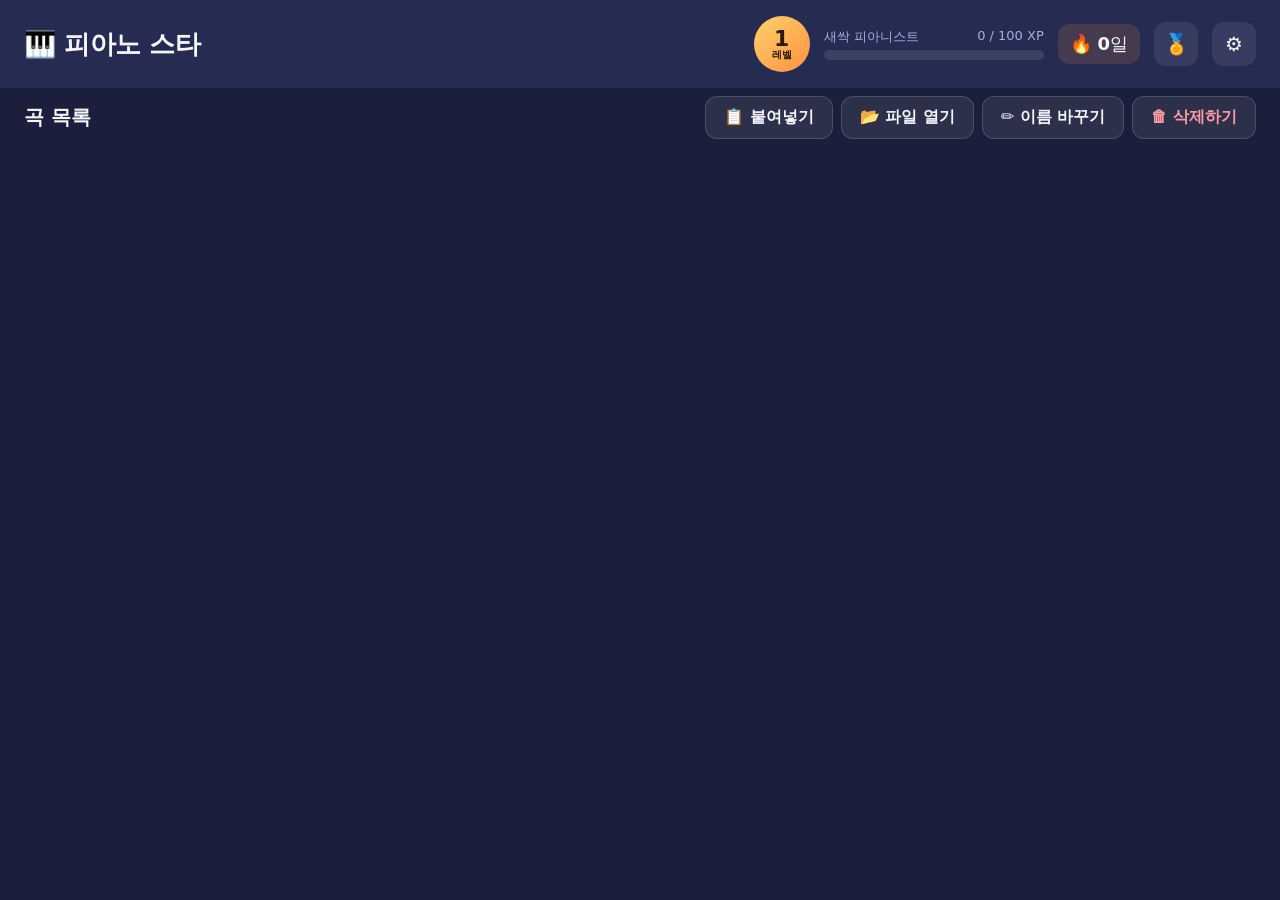
<file: index.html>
<!DOCTYPE html>
<html lang="ko"><head><meta charset="UTF-8" /><title>피아노 스타</title>
<meta http-equiv="refresh" content="0; url=app/" />
<link rel="canonical" href="app/" /></head>
<body style="font-family:sans-serif;background:#1b1f3b;color:#fff;text-align:center;padding-top:20vh">
<p>🎹 <a href="app/" style="color:#ff7ac6">피아노 스타 열기</a> · <a href="docs/tablet.html" style="color:#ff7ac6">태블릿 따라하기</a> · <a href="docs/guide.html" style="color:#ff7ac6">전체 안내</a></p>
</body></html>
</file>
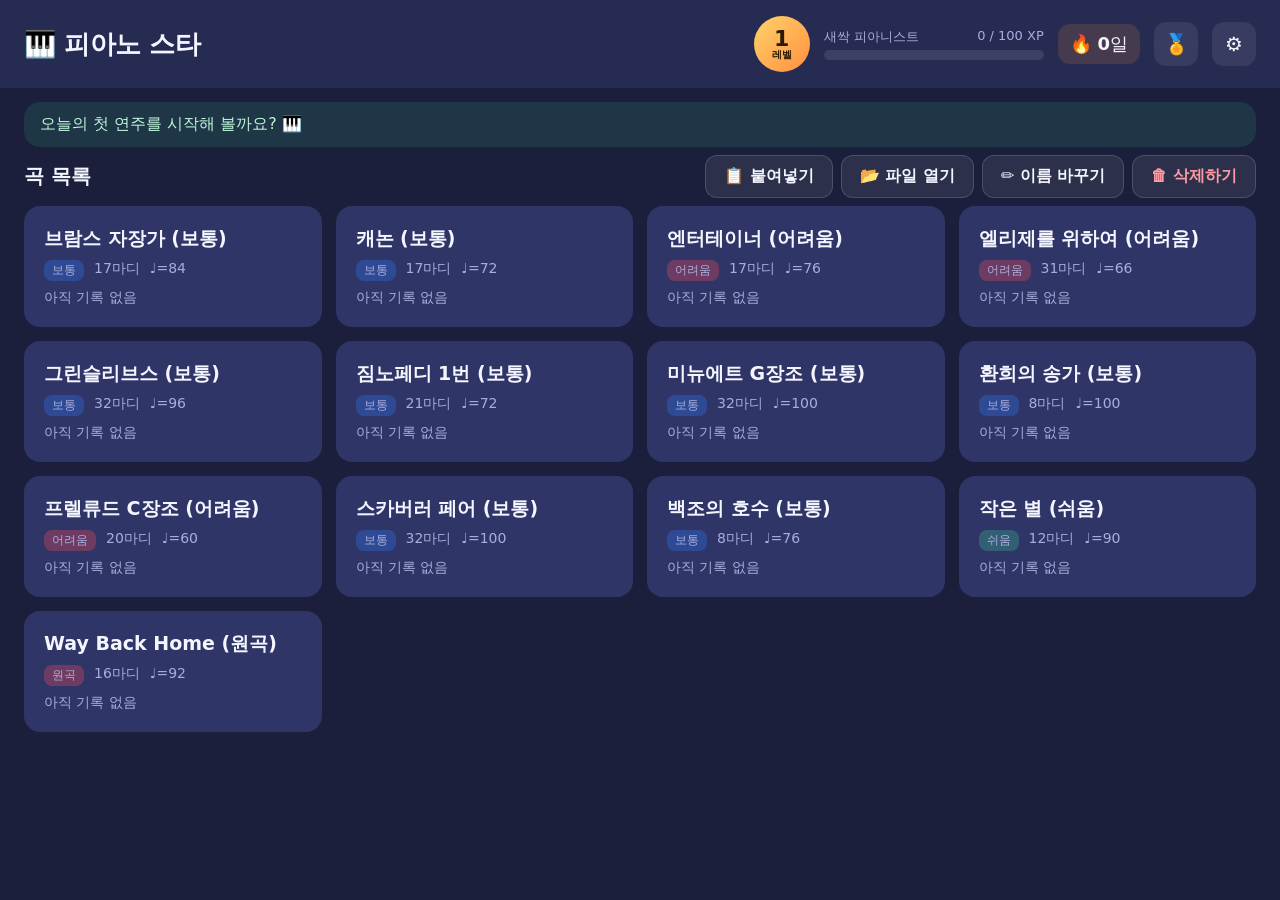
<file: app/index.html>
<!DOCTYPE html>
<html lang="ko">
<head>
  <meta charset="UTF-8" />
  <meta name="viewport" content="width=device-width, initial-scale=1, maximum-scale=1, user-scalable=no" />
  <meta name="theme-color" content="#1b1f3b" />
  <title>피아노 스타</title>
  <link rel="manifest" href="manifest.webmanifest" />
  <link rel="icon" href="icons/icon.svg" type="image/svg+xml" />
  <link rel="stylesheet" href="css/style.css" />
</head>
<body>
  <!-- ===== 홈 ===== -->
  <section id="home" class="screen active">
    <header class="home-head">
      <div class="logo">🎹 피아노 스타</div>
      <div class="profile">
        <div class="level-badge"><span id="lvNum">1</span><small>레벨</small></div>
        <div class="xp-wrap">
          <div class="xp-label"><span id="lvTitle">새싹 피아니스트</span><span id="xpText">0 / 100 XP</span></div>
          <div class="xp-bar"><div id="xpFill"></div></div>
        </div>
        <div class="streak" title="연속 연습일">🔥 <b id="streakNum">0</b>일</div>
        <button class="icon-btn" id="btnBadges" title="배지">🏅</button>
        <button class="icon-btn" id="btnSettings" title="설정">⚙️</button>
      </div>
    </header>
    <div class="daily" id="dailyMsg"></div>
    <div class="song-toolbar">
      <h2>곡 목록</h2>
      <div class="toolbar-btns">
        <button class="btn ghost" id="btnRestore" hidden>↩ 기본 곡 되돌리기</button>
        <button class="btn ghost add-btn" id="btnPaste">📋 붙여넣기</button>
        <label class="btn ghost add-btn">📂 파일 열기<input type="file" id="fileInput" hidden /></label>
        <button class="btn ghost" id="btnRenameMode">✏️ 이름 바꾸기</button>
        <button class="btn ghost danger" id="btnDelMode">🗑 삭제하기</button>
      </div>
    </div>
    <div id="songList" class="song-list"></div>
  </section>

  <!-- ===== 연주 ===== -->
  <section id="play" class="screen">
    <header class="play-head">
      <button class="icon-btn" id="btnBack" title="목록">←</button>
      <div class="song-title" id="playTitle"></div>
      <div class="seg" id="modeSeg">
        <button data-mode="rhythm" class="on" title="정해진 템포로 연주">🎵 리듬</button>
        <button data-mode="wait" title="맞게 칠 때까지 기다려줘요">🐢 연습</button>
      </div>
      <div class="tempo">
        <span>속도</span>
        <input type="range" id="tempoPct" min="50" max="120" step="5" value="100" />
        <b id="tempoText">100%</b>
      </div>
      <label class="toggle" title="메트로놈"><input type="checkbox" id="metroOn" /> 🥁</label>
      <button class="btn ghost" id="btnPreview">🎧 미리 듣기</button>
      <button class="btn primary" id="btnStart">▶ 시작</button>
    </header>
    <div class="hud">
      <div class="hud-score"><small>점수</small><b id="hudScore">0</b></div>
      <div class="hud-counts">
        <span class="c-blue">🔵 <b id="cntBlue">0</b></span>
        <span class="c-yellow">🟡 <b id="cntYellow">0</b></span>
        <span class="c-red">🔴 <b id="cntRed">0</b></span>
      </div>
      <div class="judge-pop" id="judgePop"></div>
      <div class="hud-combo" id="hudCombo"></div>
      <div class="mic-meter" title="마이크 입력"><div id="micLevel"></div></div>
    </div>
    <div class="score-wrap" id="scoreWrap">
      <div id="osmd"></div>
    </div>
    <div class="wait-bar" id="waitBar">
      <span id="waitHint">이 음을 쳐 보세요</span>
      <button class="btn ghost small" id="btnSkip">건너뛰기 ⏭</button>
    </div>
  </section>

  <!-- ===== 결과 ===== -->
  <section id="result" class="screen">
    <div class="result-card">
      <div class="grade" id="resGrade">S</div>
      <div class="res-score"><b id="resScore">0</b><small>점</small></div>
      <div class="res-msg" id="resMsg"></div>
      <div class="res-grid">
        <div class="c-blue">🔵 정확<b id="resBlue">0</b></div>
        <div class="c-yellow">🟡 아쉬움<b id="resYellow">0</b></div>
        <div class="c-red">🔴 미스<b id="resRed">0</b></div>
        <div>⚡ 최대 콤보<b id="resCombo">0</b></div>
      </div>
      <div class="heat-title">마디별 정확도 <small>(빨간 마디를 연습해 보세요)</small></div>
      <div class="heatmap" id="resHeat"></div>
      <div class="res-xp" id="resXp"></div>
      <div class="res-badges" id="resBadges"></div>
      <div class="res-actions">
        <button class="btn ghost" id="btnResList">곡 목록</button>
        <button class="btn primary" id="btnResRetry">🔁 다시 하기</button>
      </div>
    </div>
  </section>

  <!-- ===== 설정 ===== -->
  <div class="modal" id="settingsModal">
    <div class="modal-card">
      <h3>⚙️ 설정</h3>
      <div class="set-row">
        <label>마이크 감도</label>
        <input type="range" id="setSens" min="1" max="10" step="1" />
        <b id="setSensText"></b>
      </div>
      <div class="set-row">
        <label>판정 너그러움</label>
        <input type="range" id="setLenient" min="1" max="5" step="1" />
        <b id="setLenientText"></b>
      </div>
      <div class="set-row">
        <label>지연 보정</label>
        <input type="range" id="setLatency" min="0" max="400" step="10" />
        <b id="setLatencyText"></b>
      </div>
      <div class="calib">
        <button class="btn ghost" id="btnCalib">🎯 자동 보정</button>
        <span id="calibMsg">"딱" 소리에 맞춰 <b>가온 도(C4)</b>를 8번 치세요.</span>
      </div>
      <div class="calib">
        <button class="btn ghost" id="btnMicTest">🎤 마이크 테스트</button>
        <span id="micTestMsg">피아노를 쳐 보세요</span>
      </div>
      <div class="modal-actions">
        <button class="btn ghost danger" id="btnReset">기록 초기화</button>
        <button class="btn primary" id="btnCloseSettings">닫기</button>
      </div>
    </div>
  </div>

  <!-- ===== 배지 ===== -->
  <div class="modal" id="badgeModal">
    <div class="modal-card">
      <h3>🏅 내 배지</h3>
      <div class="badge-grid" id="badgeGrid"></div>
      <div class="modal-actions"><button class="btn primary" id="btnCloseBadges">닫기</button></div>
    </div>
  </div>

  <!-- ===== 붙여넣기 ===== -->
  <div class="modal" id="pasteModal">
    <div class="modal-card">
      <h3>📋 MusicXML 붙여넣기</h3>
      <p class="hint">Claude 악보 플레이어에서 <b>"MusicXML 복사"</b>를 누른 뒤, 아래 칸을 길게 눌러 붙여넣으세요.</p>
      <textarea id="pasteText" placeholder="&lt;?xml ... &lt;score-partwise ..."></textarea>
      <div class="modal-actions">
        <button class="btn ghost" id="btnPasteCancel">취소</button>
        <button class="btn primary" id="btnPasteOk">곡 추가</button>
      </div>
    </div>
  </div>

  <!-- ===== 곡 삭제 확인 ===== -->
  <div class="modal" id="delModal">
    <div class="modal-card">
      <h3>🗑 곡 삭제</h3>
      <p id="delMsg"></p>
      <div class="modal-actions">
        <button class="btn ghost" id="btnDelCancel">취소</button>
        <button class="btn primary danger-fill" id="btnDelOk">삭제</button>
      </div>
    </div>
  </div>

  <!-- ===== 곡 이름 바꾸기 ===== -->
  <div class="modal" id="renameModal">
    <div class="modal-card">
      <h3>✏️ 곡 이름 바꾸기</h3>
      <input type="text" id="renameInput" maxlength="60" />
      <div class="modal-actions">
        <button class="btn ghost" id="btnRenameCancel">취소</button>
        <div class="toolbar-btns">
          <button class="btn ghost" id="btnRenameReset" hidden>↩ 원래 이름</button>
          <button class="btn primary" id="btnRenameOk">바꾸기</button>
        </div>
      </div>
    </div>
  </div>

  <div class="toast" id="toast"></div>

  <script src="vendor/opensheetmusicdisplay.min.js"></script>
  <script type="module" src="js/app.js"></script>
</body>
</html>
</file>
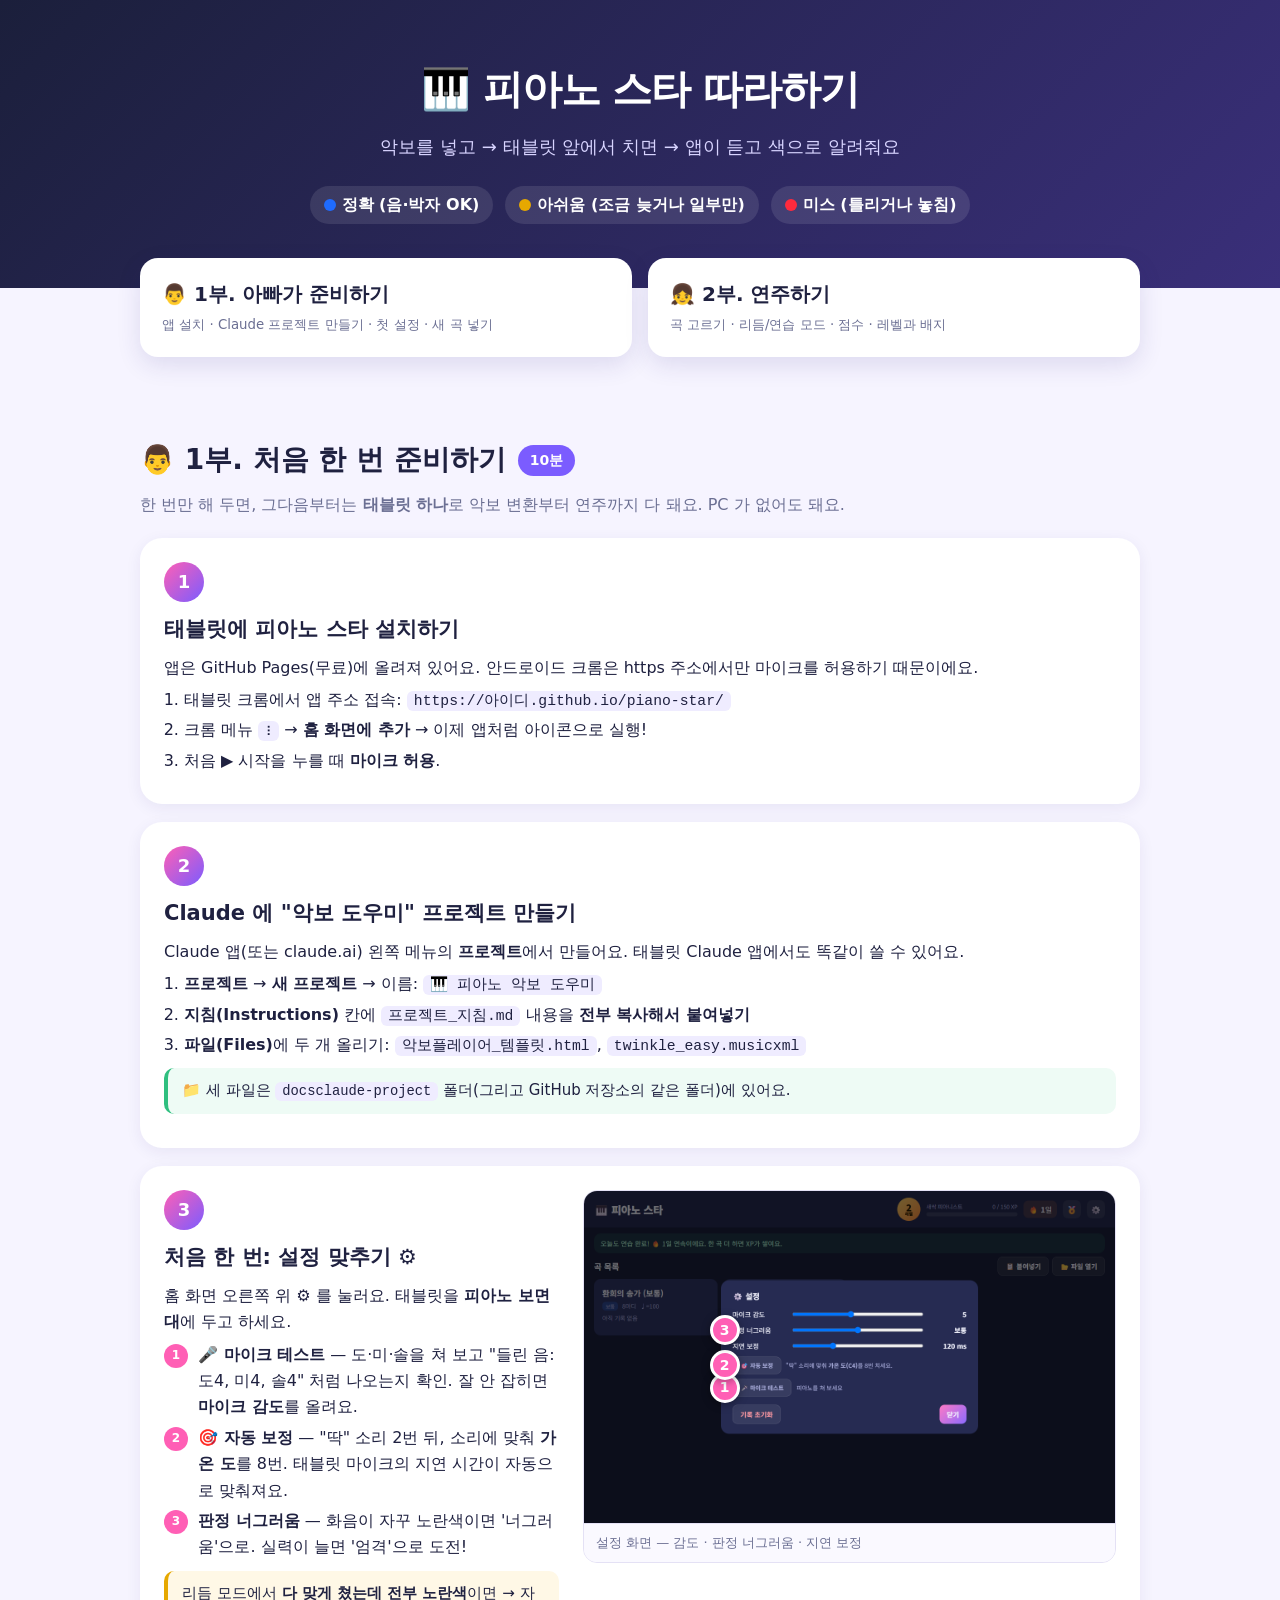
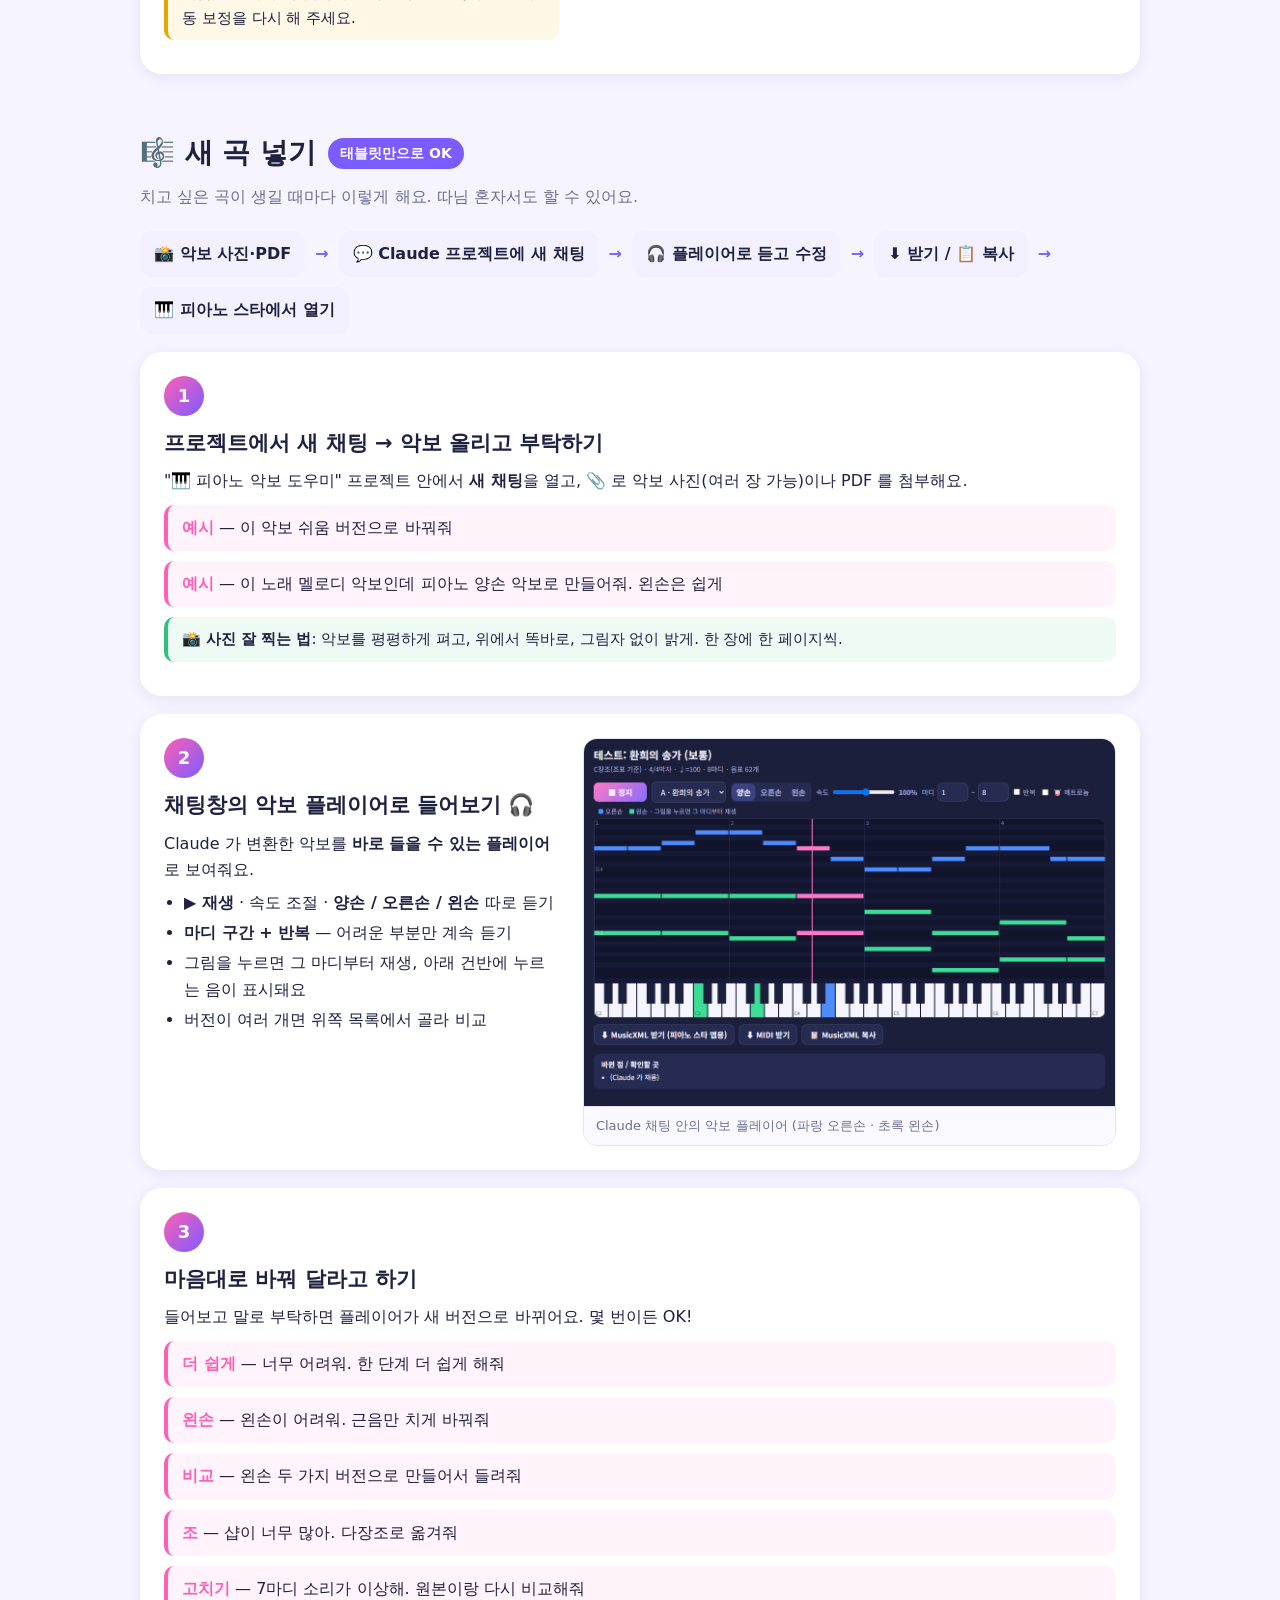
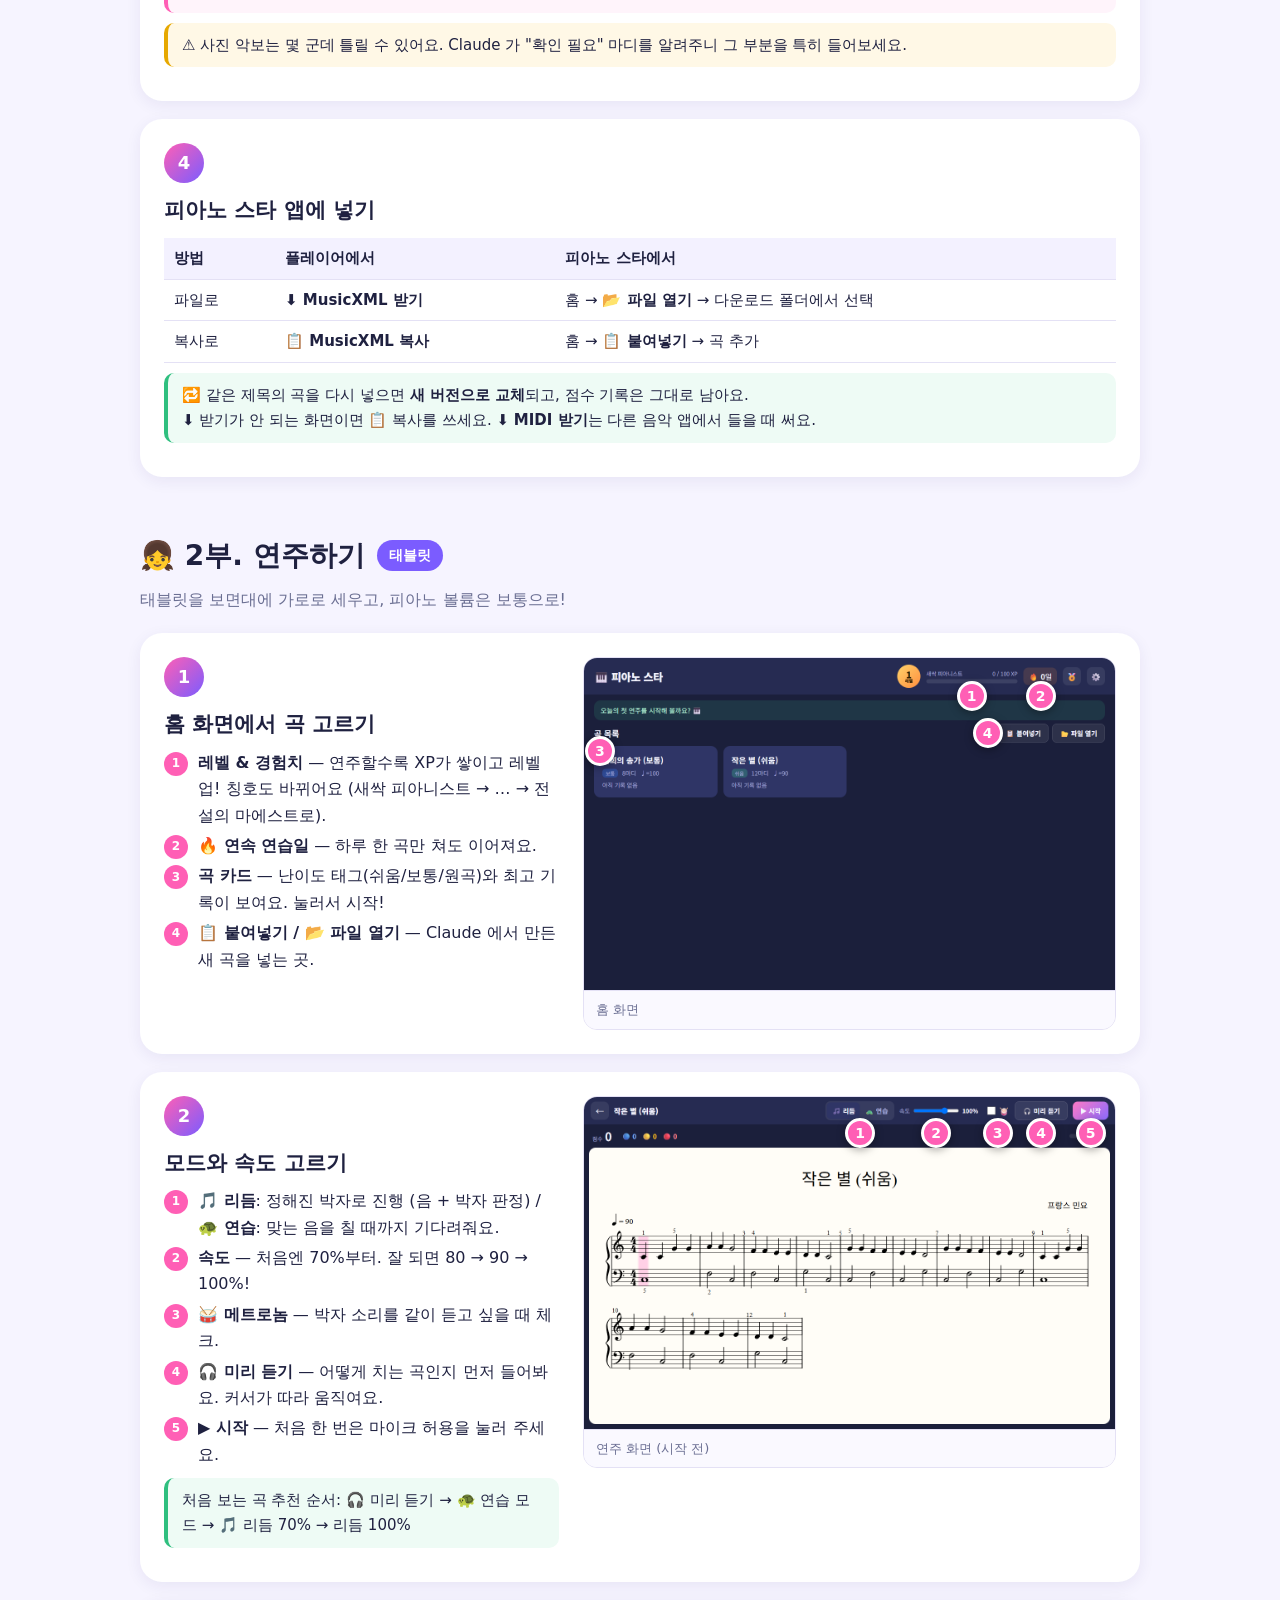
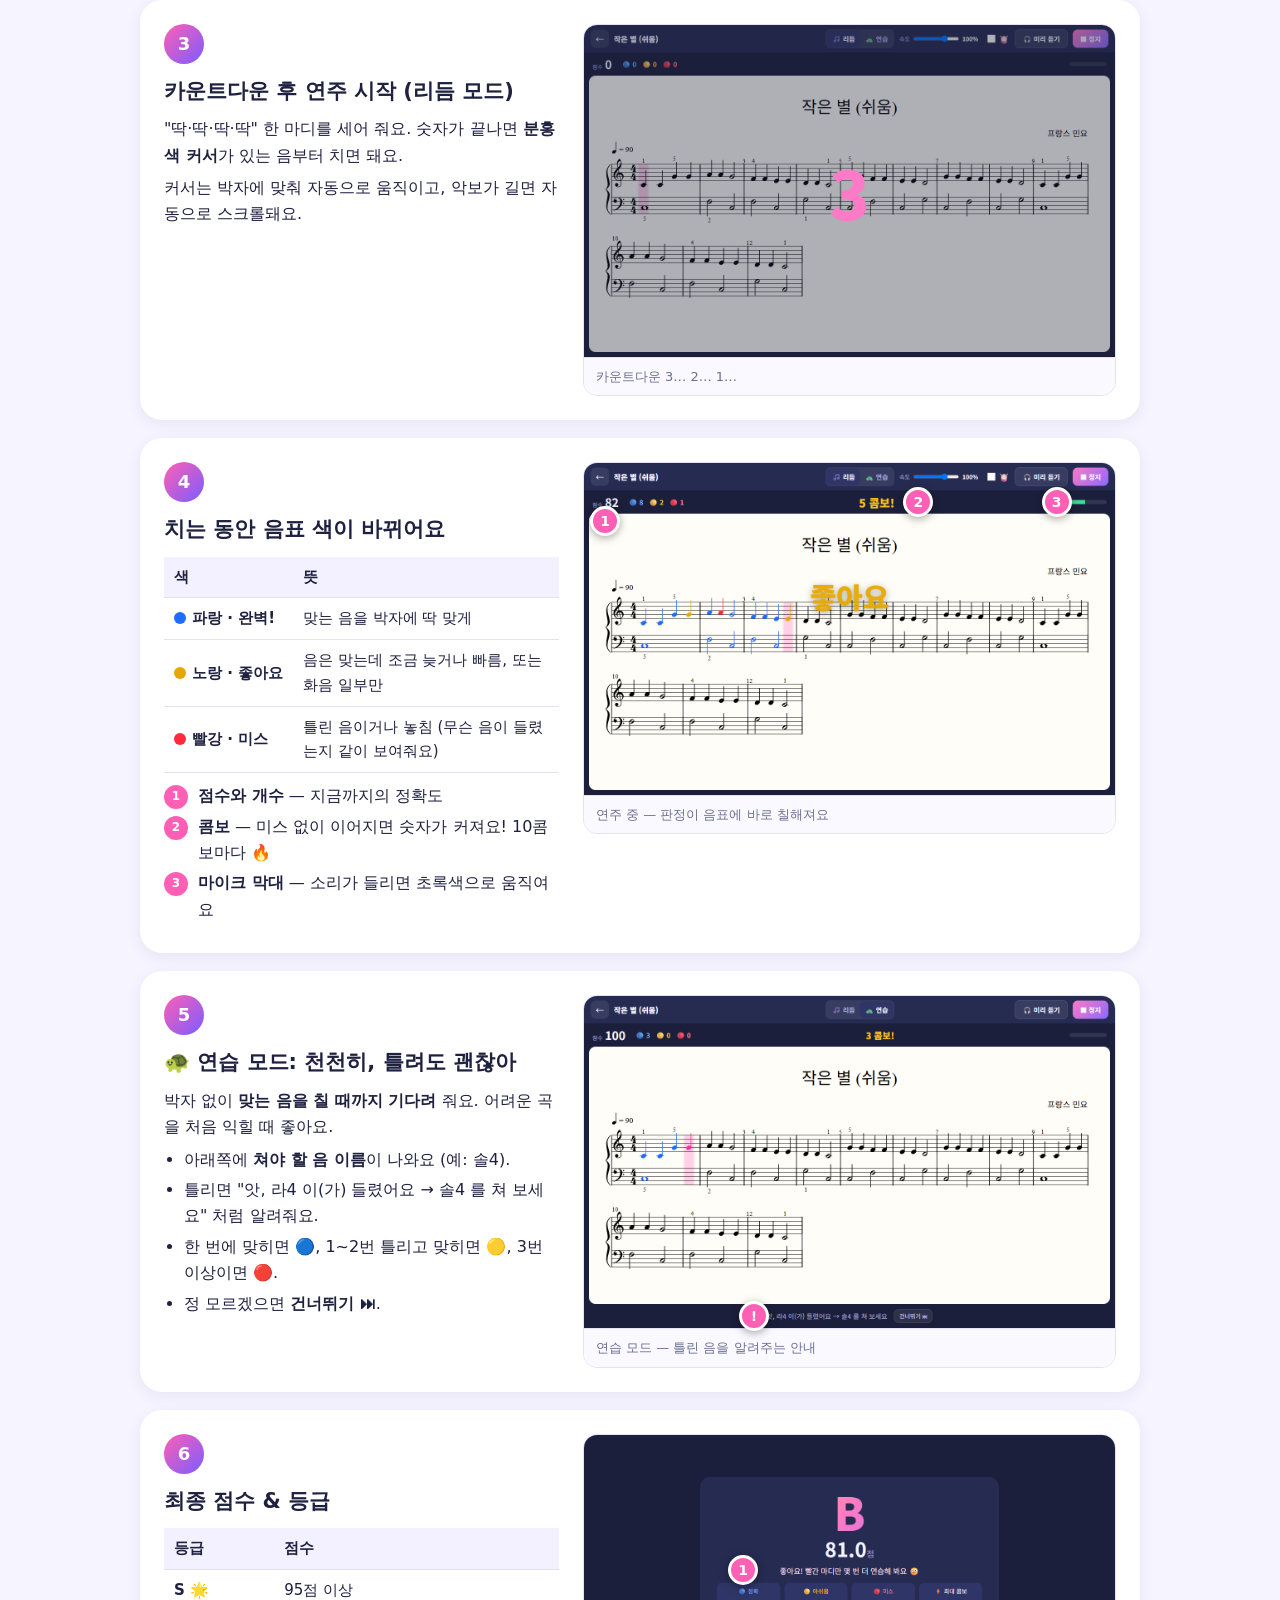
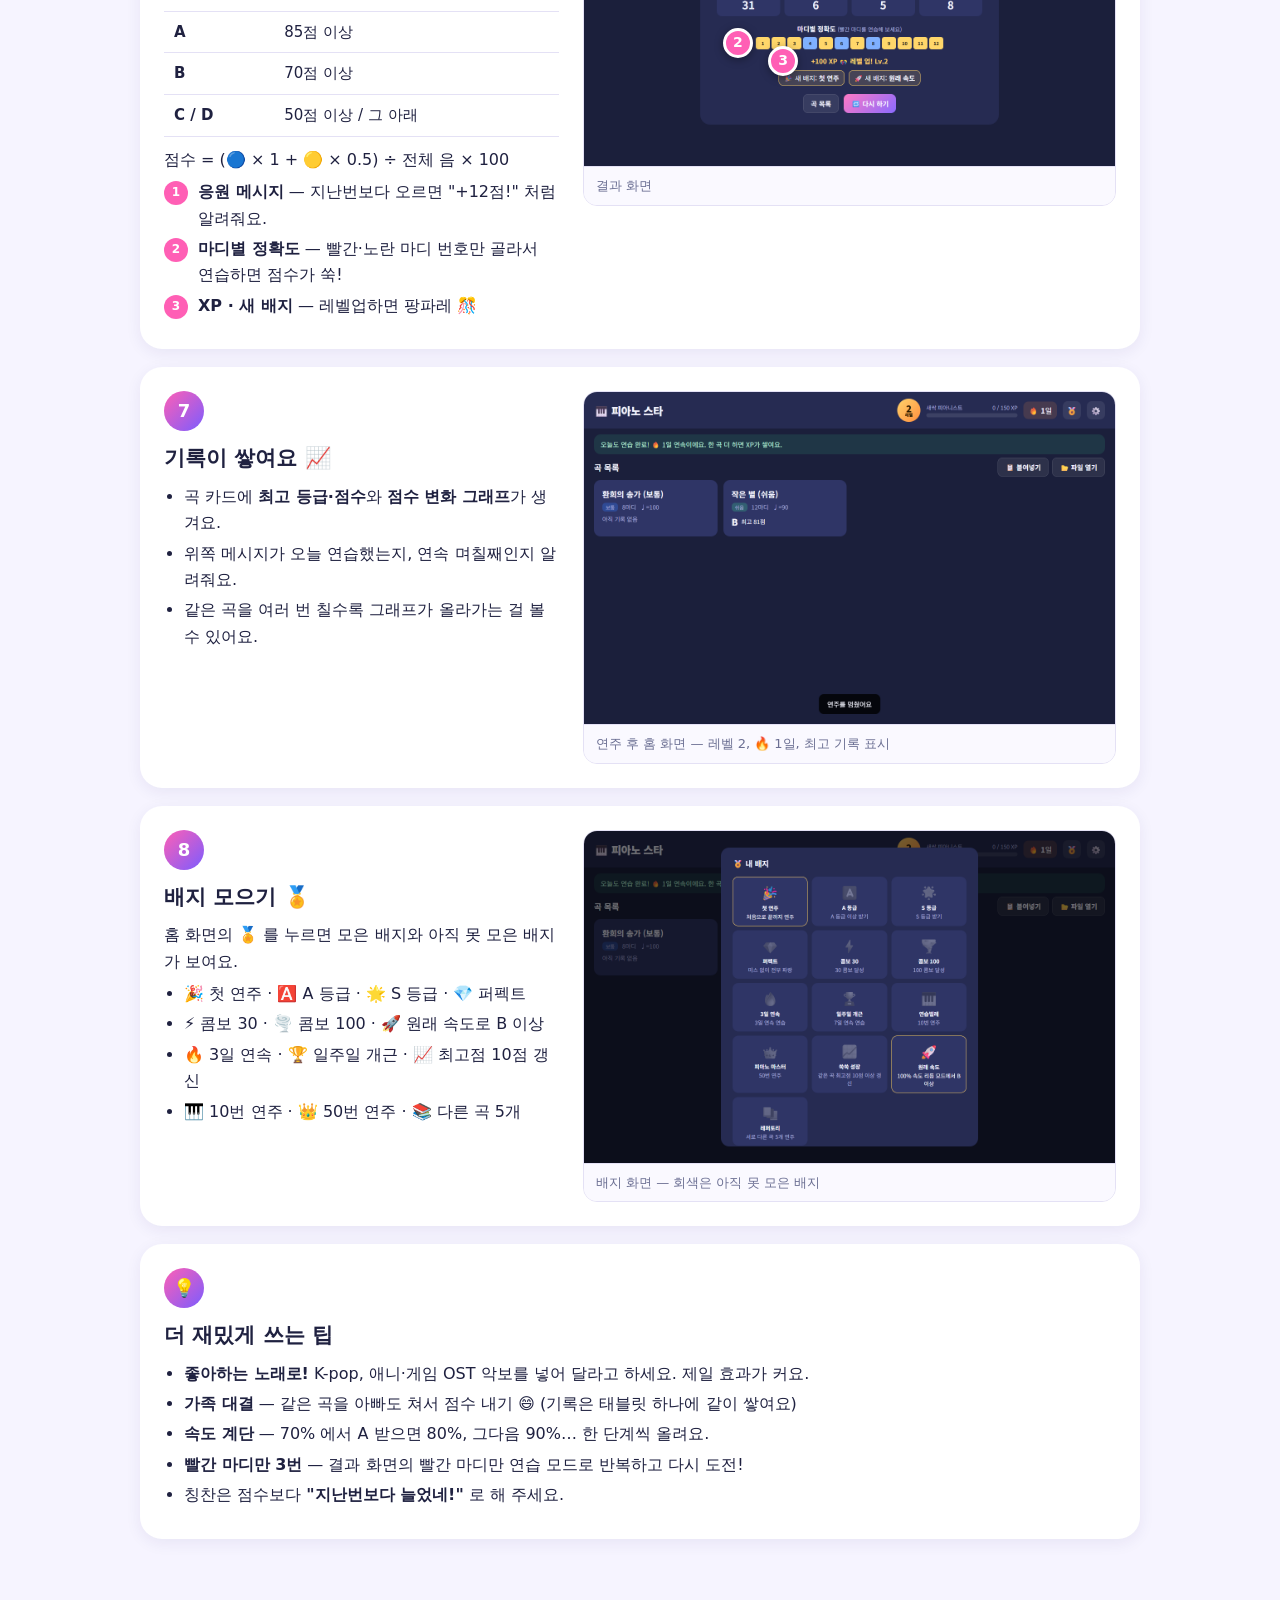
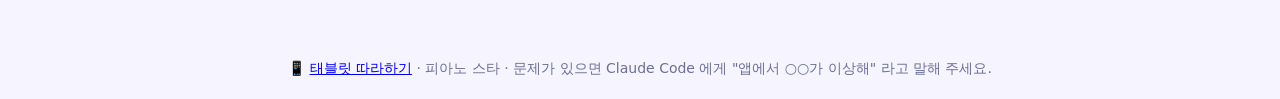
<file: docs/guide.html>
<!DOCTYPE html>
<html lang="ko">
<head>
<meta charset="UTF-8" />
<meta name="viewport" content="width=device-width, initial-scale=1" />
<title>피아노 스타 따라하기</title>
<style>
  :root { --bg:#f6f4ff; --ink:#1f2140; --mute:#6b6f93; --card:#fff; --pink:#ff5fb5; --purple:#7b5cff;
    --blue:#1f6bff; --yellow:#e6a800; --red:#ff2a3d; --line:#e4e1f5; }
  * { box-sizing: border-box; }
  body { margin:0; background:var(--bg); color:var(--ink); font-family:"Pretendard","Noto Sans KR",system-ui,sans-serif; line-height:1.65; }
  .hero { background:linear-gradient(135deg,#1b1f3b,#3a2f7a); color:#fff; padding:56px 24px 64px; text-align:center; }
  .hero h1 { margin:0; font-size:40px; letter-spacing:-1px; }
  .hero p { margin:10px 0 0; color:#d8d4ff; font-size:18px; }
  .legend { display:flex; gap:12px; justify-content:center; margin-top:24px; flex-wrap:wrap; }
  .legend span { background:rgba(255,255,255,.1); border-radius:999px; padding:6px 14px; font-weight:700; }
  .dot { display:inline-block; width:12px; height:12px; border-radius:50%; margin-right:6px; vertical-align:-1px; }

  nav.toc { max-width:1040px; margin:-30px auto 0; display:grid; grid-template-columns:1fr 1fr; gap:16px; padding:0 20px; }
  nav.toc a { background:var(--card); border-radius:18px; padding:20px 22px; text-decoration:none; color:var(--ink);
    box-shadow:0 8px 24px rgba(40,30,120,.12); display:block; }
  nav.toc a b { font-size:20px; display:block; } nav.toc a small { color:var(--mute); }

  main { max-width:1040px; margin:0 auto; padding:24px 20px 80px; }
  h2.part { margin:56px 0 8px; font-size:28px; display:flex; align-items:center; gap:12px; }
  h2.part .tag { font-size:14px; background:var(--purple); color:#fff; border-radius:999px; padding:4px 12px; }
  .part-desc { color:var(--mute); margin:0 0 20px; }

  .step { background:var(--card); border-radius:22px; padding:24px; margin:18px 0; display:grid;
    grid-template-columns: 1fr 1.35fr; gap:24px; align-items:start; box-shadow:0 4px 16px rgba(40,30,120,.07); }
  .step.wide { grid-template-columns:1fr; }
  .num { width:40px; height:40px; border-radius:50%; background:linear-gradient(135deg,var(--pink),var(--purple));
    color:#fff; font-weight:900; display:flex; align-items:center; justify-content:center; font-size:18px; margin-bottom:10px; }
  .step h3 { margin:0 0 8px; font-size:21px; }
  .step p { margin:6px 0; }
  .step ul, .step ol { margin:6px 0; padding-left:20px; } .step li { margin:4px 0; }
  .shot { border-radius:14px; overflow:hidden; border:1px solid var(--line); margin:0; }
  .pic { position:relative; }
  .shot img { width:100%; display:block; }
  .shot figcaption { font-size:13px; color:var(--mute); padding:8px 12px; background:#faf9ff; border-top:1px solid var(--line); }
  .pin { position:absolute; width:30px; height:30px; border-radius:50%; background:var(--pink); color:#fff; font-weight:900;
    display:flex; align-items:center; justify-content:center; font-size:14px; border:3px solid #fff; box-shadow:0 2px 8px rgba(0,0,0,.35);
    transform:translate(-50%,-50%); }
  .callouts { list-style:none; padding:0 !important; }
  .callouts li { display:flex; gap:10px; align-items:flex-start; }
  .callouts .c { flex:none; width:24px; height:24px; border-radius:50%; background:var(--pink); color:#fff; font-size:12px; font-weight:900;
    display:flex; align-items:center; justify-content:center; margin-top:2px; }
  code, kbd { background:#efecff; border-radius:6px; padding:2px 7px; font-family:Consolas,monospace; font-size:.92em; }
  pre { background:#1b1f3b; color:#e9e6ff; border-radius:12px; padding:14px 16px; overflow:auto; font-size:14px; margin:10px 0; }
  .say { background:#fff4fb; border-left:4px solid var(--pink); border-radius:10px; padding:10px 14px; margin:10px 0; }
  .say b { color:var(--pink); }
  .tip { background:#eefbf5; border-left:4px solid #2fbf7f; border-radius:10px; padding:10px 14px; margin:10px 0; font-size:15px; }
  .warn { background:#fff8e6; border-left:4px solid var(--yellow); border-radius:10px; padding:10px 14px; margin:10px 0; font-size:15px; }
  table { border-collapse:collapse; width:100%; margin:10px 0; font-size:15px; }
  th, td { border-bottom:1px solid var(--line); padding:8px 10px; text-align:left; }
  th { background:#f3f1ff; }
  td:first-child { white-space:nowrap; }
  .flow { display:flex; align-items:center; gap:10px; flex-wrap:wrap; margin:12px 0; }
  .flow div { background:#f3f1ff; border-radius:12px; padding:10px 14px; font-weight:700; }
  .flow i { color:var(--purple); font-style:normal; font-weight:900; }
  footer { text-align:center; color:var(--mute); font-size:14px; padding:20px; }
  @media (max-width: 820px) { .step { grid-template-columns:1fr; } nav.toc { grid-template-columns:1fr; } }
</style>
</head>
<body>

<header class="hero">
  <h1>🎹 피아노 스타 따라하기</h1>
  <p>악보를 넣고 → 태블릿 앞에서 치면 → 앱이 듣고 색으로 알려줘요</p>
  <div class="legend">
    <span><i class="dot" style="background:var(--blue)"></i>정확 (음·박자 OK)</span>
    <span><i class="dot" style="background:var(--yellow)"></i>아쉬움 (조금 늦거나 일부만)</span>
    <span><i class="dot" style="background:var(--red)"></i>미스 (틀리거나 놓침)</span>
  </div>
</header>

<nav class="toc">
  <a href="#parent"><b>👨 1부. 아빠가 준비하기</b><small>앱 설치 · Claude 프로젝트 만들기 · 첫 설정 · 새 곡 넣기</small></a>
  <a href="#kid"><b>👧 2부. 연주하기</b><small>곡 고르기 · 리듬/연습 모드 · 점수 · 레벨과 배지</small></a>
</nav>

<main>

<!-- =================== 1부 =================== -->
<h2 class="part" id="parent">👨 1부. 처음 한 번 준비하기 <span class="tag">10분</span></h2>
<p class="part-desc">한 번만 해 두면, 그다음부터는 <b>태블릿 하나</b>로 악보 변환부터 연주까지 다 돼요. PC 가 없어도 돼요.</p>

<section class="step wide">
  <div>
    <div class="num">1</div>
    <h3>태블릿에 피아노 스타 설치하기</h3>
    <p>앱은 GitHub Pages(무료)에 올려져 있어요. 안드로이드 크롬은 https 주소에서만 마이크를 허용하기 때문이에요.</p>
    <ol>
      <li>태블릿 크롬에서 앱 주소 접속: <code>https://아이디.github.io/piano-star/</code></li>
      <li>크롬 메뉴 <kbd>⋮</kbd> → <b>홈 화면에 추가</b> → 이제 앱처럼 아이콘으로 실행!</li>
      <li>처음 ▶ 시작을 누를 때 <b>마이크 허용</b>.</li>
    </ol>
  </div>
</section>

<section class="step wide">
  <div>
    <div class="num">2</div>
    <h3>Claude 에 "악보 도우미" 프로젝트 만들기</h3>
    <p>Claude 앱(또는 claude.ai) 왼쪽 메뉴의 <b>프로젝트</b>에서 만들어요. 태블릿 Claude 앱에서도 똑같이 쓸 수 있어요.</p>
    <ol>
      <li><b>프로젝트</b> → <b>새 프로젝트</b> → 이름: <code>🎹 피아노 악보 도우미</code></li>
      <li><b>지침(Instructions)</b> 칸에 <code>프로젝트_지침.md</code> 내용을 <b>전부 복사해서 붙여넣기</b></li>
      <li><b>파일(Files)</b>에 두 개 올리기: <code>악보플레이어_템플릿.html</code>, <code>twinkle_easy.musicxml</code></li>
    </ol>
    <div class="tip">📁 세 파일은 <code>docsclaude-project</code> 폴더(그리고 GitHub 저장소의 같은 폴더)에 있어요.</div>
  </div>
</section>

<section class="step">
  <div>
    <div class="num">3</div>
    <h3>처음 한 번: 설정 맞추기 ⚙️</h3>
    <p>홈 화면 오른쪽 위 <b>⚙️</b> 를 눌러요. 태블릿을 <b>피아노 보면대</b>에 두고 하세요.</p>
    <ul class="callouts">
      <li><span class="c">1</span><div><b>🎤 마이크 테스트</b> — 도·미·솔을 쳐 보고 "들린 음: 도4, 미4, 솔4" 처럼 나오는지 확인. 잘 안 잡히면 <b>마이크 감도</b>를 올려요.</div></li>
      <li><span class="c">2</span><div><b>🎯 자동 보정</b> — "딱" 소리 2번 뒤, 소리에 맞춰 <b>가온 도</b>를 8번. 태블릿 마이크의 지연 시간이 자동으로 맞춰져요.</div></li>
      <li><span class="c">3</span><div><b>판정 너그러움</b> — 화음이 자꾸 노란색이면 '너그러움'으로. 실력이 늘면 '엄격'으로 도전!</div></li>
    </ul>
    <div class="warn">리듬 모드에서 <b>다 맞게 쳤는데 전부 노란색</b>이면 → 자동 보정을 다시 해 주세요.</div>
  </div>
  <figure class="shot">
    <div class="pic"><img src="img/08_settings.png" alt="설정 화면" />
    <span class="pin" style="left:26.5%;top:59.2%">1</span>
    <span class="pin" style="left:26.5%;top:52.5%">2</span>
    <span class="pin" style="left:26.5%;top:41.9%">3</span></div>
    <figcaption>설정 화면 — 감도 · 판정 너그러움 · 지연 보정</figcaption>
  </figure>
</section>

<!-- =================== 2부 =================== -->
<h2 class="part" id="newsong">🎼 새 곡 넣기 <span class="tag">태블릿만으로 OK</span></h2>
<p class="part-desc">치고 싶은 곡이 생길 때마다 이렇게 해요. 따님 혼자서도 할 수 있어요.</p>
<div class="flow">
  <div>📸 악보 사진·PDF</div><i>→</i><div>💬 Claude 프로젝트에 새 채팅</div><i>→</i><div>🎧 플레이어로 듣고 수정</div><i>→</i><div>⬇ 받기 / 📋 복사</div><i>→</i><div>🎹 피아노 스타에서 열기</div>
</div>

<section class="step wide">
  <div>
    <div class="num">1</div>
    <h3>프로젝트에서 새 채팅 → 악보 올리고 부탁하기</h3>
    <p>"🎹 피아노 악보 도우미" 프로젝트 안에서 <b>새 채팅</b>을 열고, 📎 로 악보 사진(여러 장 가능)이나 PDF 를 첨부해요.</p>
    <div class="say"><b>예시</b> — 이 악보 쉬움 버전으로 바꿔줘</div>
    <div class="say"><b>예시</b> — 이 노래 멜로디 악보인데 피아노 양손 악보로 만들어줘. 왼손은 쉽게</div>
    <div class="tip">📸 <b>사진 잘 찍는 법</b>: 악보를 평평하게 펴고, 위에서 똑바로, 그림자 없이 밝게. 한 장에 한 페이지씩.</div>
  </div>
</section>

<section class="step">
  <div>
    <div class="num">2</div>
    <h3>채팅창의 악보 플레이어로 들어보기 🎧</h3>
    <p>Claude 가 변환한 악보를 <b>바로 들을 수 있는 플레이어</b>로 보여줘요.</p>
    <ul>
      <li><b>▶ 재생</b> · 속도 조절 · <b>양손 / 오른손 / 왼손</b> 따로 듣기</li>
      <li><b>마디 구간 + 반복</b> — 어려운 부분만 계속 듣기</li>
      <li>그림을 누르면 그 마디부터 재생, 아래 건반에 누르는 음이 표시돼요</li>
      <li>버전이 여러 개면 위쪽 목록에서 골라 비교</li>
    </ul>
  </div>
  <figure class="shot">
    <div class="pic"><img src="img/10_player.png" alt="악보 플레이어" /></div>
    <figcaption>Claude 채팅 안의 악보 플레이어 (파랑 오른손 · 초록 왼손)</figcaption>
  </figure>
</section>

<section class="step wide">
  <div>
    <div class="num">3</div>
    <h3>마음대로 바꿔 달라고 하기</h3>
    <p>들어보고 말로 부탁하면 플레이어가 새 버전으로 바뀌어요. 몇 번이든 OK!</p>
    <div class="say"><b>더 쉽게</b> — 너무 어려워. 한 단계 더 쉽게 해줘</div>
    <div class="say"><b>왼손</b> — 왼손이 어려워. 근음만 치게 바꿔줘</div>
    <div class="say"><b>비교</b> — 왼손 두 가지 버전으로 만들어서 들려줘</div>
    <div class="say"><b>조</b> — 샵이 너무 많아. 다장조로 옮겨줘</div>
    <div class="say"><b>고치기</b> — 7마디 소리가 이상해. 원본이랑 다시 비교해줘</div>
    <div class="warn">⚠️ 사진 악보는 몇 군데 틀릴 수 있어요. Claude 가 "확인 필요" 마디를 알려주니 그 부분을 특히 들어보세요.</div>
  </div>
</section>

<section class="step wide">
  <div>
    <div class="num">4</div>
    <h3>피아노 스타 앱에 넣기</h3>
    <table>
      <tr><th>방법</th><th>플레이어에서</th><th>피아노 스타에서</th></tr>
      <tr><td>파일로</td><td><b>⬇ MusicXML 받기</b></td><td>홈 → <b>📂 파일 열기</b> → 다운로드 폴더에서 선택</td></tr>
      <tr><td>복사로</td><td><b>📋 MusicXML 복사</b></td><td>홈 → <b>📋 붙여넣기</b> → 곡 추가</td></tr>
    </table>
    <div class="tip">🔁 같은 제목의 곡을 다시 넣으면 <b>새 버전으로 교체</b>되고, 점수 기록은 그대로 남아요.<br>
    ⬇ 받기가 안 되는 화면이면 📋 복사를 쓰세요. ⬇ <b>MIDI 받기</b>는 다른 음악 앱에서 들을 때 써요.</div>
  </div>
</section>

<h2 class="part" id="kid">👧 2부. 연주하기 <span class="tag">태블릿</span></h2>
<p class="part-desc">태블릿을 보면대에 가로로 세우고, 피아노 볼륨은 보통으로!</p>

<section class="step">
  <div>
    <div class="num">1</div>
    <h3>홈 화면에서 곡 고르기</h3>
    <ul class="callouts">
      <li><span class="c">1</span><div><b>레벨 & 경험치</b> — 연주할수록 XP가 쌓이고 레벨업! 칭호도 바뀌어요 (새싹 피아니스트 → … → 전설의 마에스트로).</div></li>
      <li><span class="c">2</span><div><b>🔥 연속 연습일</b> — 하루 한 곡만 쳐도 이어져요.</div></li>
      <li><span class="c">3</span><div><b>곡 카드</b> — 난이도 태그(쉬움/보통/원곡)와 최고 기록이 보여요. 눌러서 시작!</div></li>
      <li><span class="c">4</span><div><b>📋 붙여넣기 / 📂 파일 열기</b> — Claude 에서 만든 새 곡을 넣는 곳.</div></li>
    </ul>
  </div>
  <figure class="shot">
    <div class="pic"><img src="img/01_home.png" alt="홈 화면" />
    <span class="pin" style="left:73%;top:11.5%">1</span>
    <span class="pin" style="left:86%;top:11.5%">2</span>
    <span class="pin" style="left:3%;top:28%">3</span>
    <span class="pin" style="left:76%;top:22.6%">4</span></div>
    <figcaption>홈 화면</figcaption>
  </figure>
</section>

<section class="step">
  <div>
    <div class="num">2</div>
    <h3>모드와 속도 고르기</h3>
    <ul class="callouts">
      <li><span class="c">1</span><div><b>🎵 리듬</b>: 정해진 박자로 진행 (음 + 박자 판정) / <b>🐢 연습</b>: 맞는 음을 칠 때까지 기다려줘요.</div></li>
      <li><span class="c">2</span><div><b>속도</b> — 처음엔 70%부터. 잘 되면 80 → 90 → 100%!</div></li>
      <li><span class="c">3</span><div><b>🥁 메트로놈</b> — 박자 소리를 같이 듣고 싶을 때 체크.</div></li>
      <li><span class="c">4</span><div><b>🎧 미리 듣기</b> — 어떻게 치는 곡인지 먼저 들어봐요. 커서가 따라 움직여요.</div></li>
      <li><span class="c">5</span><div><b>▶ 시작</b> — 처음 한 번은 마이크 허용을 눌러 주세요.</div></li>
    </ul>
    <div class="tip">처음 보는 곡 추천 순서: 🎧 미리 듣기 → 🐢 연습 모드 → 🎵 리듬 70% → 리듬 100%</div>
  </div>
  <figure class="shot">
    <div class="pic"><img src="img/02_play_ready.png" alt="연주 준비 화면" />
    <span class="pin" style="left:52%;top:11%">1</span>
    <span class="pin" style="left:66.3%;top:11%">2</span>
    <span class="pin" style="left:77.9%;top:11%">3</span>
    <span class="pin" style="left:86.1%;top:11%">4</span>
    <span class="pin" style="left:95.4%;top:11%">5</span></div>
    <figcaption>연주 화면 (시작 전)</figcaption>
  </figure>
</section>

<section class="step">
  <div>
    <div class="num">3</div>
    <h3>카운트다운 후 연주 시작 (리듬 모드)</h3>
    <p>"딱·딱·딱·딱" 한 마디를 세어 줘요. 숫자가 끝나면 <b>분홍색 커서</b>가 있는 음부터 치면 돼요.</p>
    <p>커서는 박자에 맞춰 자동으로 움직이고, 악보가 길면 자동으로 스크롤돼요.</p>
  </div>
  <figure class="shot">
    <div class="pic"><img src="img/03_countdown.png" alt="카운트다운" /></div>
    <figcaption>카운트다운 3… 2… 1…</figcaption>
  </figure>
</section>

<section class="step">
  <div>
    <div class="num">4</div>
    <h3>치는 동안 음표 색이 바뀌어요</h3>
    <table>
      <tr><th>색</th><th>뜻</th></tr>
      <tr><td><i class="dot" style="background:var(--blue)"></i><b>파랑 · 완벽!</b></td><td>맞는 음을 박자에 딱 맞게</td></tr>
      <tr><td><i class="dot" style="background:var(--yellow)"></i><b>노랑 · 좋아요</b></td><td>음은 맞는데 조금 늦거나 빠름, 또는 화음 일부만</td></tr>
      <tr><td><i class="dot" style="background:var(--red)"></i><b>빨강 · 미스</b></td><td>틀린 음이거나 놓침 (무슨 음이 들렸는지 같이 보여줘요)</td></tr>
    </table>
    <ul class="callouts">
      <li><span class="c">1</span><div><b>점수와 개수</b> — 지금까지의 정확도</div></li>
      <li><span class="c">2</span><div><b>콤보</b> — 미스 없이 이어지면 숫자가 커져요! 10콤보마다 🔥</div></li>
      <li><span class="c">3</span><div><b>마이크 막대</b> — 소리가 들리면 초록색으로 움직여요</div></li>
    </ul>
  </div>
  <figure class="shot">
    <div class="pic"><img src="img/04_playing.png" alt="연주 중" />
    <span class="pin" style="left:4%;top:17.5%">1</span>
    <span class="pin" style="left:63%;top:11.8%">2</span>
    <span class="pin" style="left:89%;top:11.8%">3</span></div>
    <figcaption>연주 중 — 판정이 음표에 바로 칠해져요</figcaption>
  </figure>
</section>

<section class="step">
  <div>
    <div class="num">5</div>
    <h3>🐢 연습 모드: 천천히, 틀려도 괜찮아</h3>
    <p>박자 없이 <b>맞는 음을 칠 때까지 기다려</b> 줘요. 어려운 곡을 처음 익힐 때 좋아요.</p>
    <ul>
      <li>아래쪽에 <b>쳐야 할 음 이름</b>이 나와요 (예: 솔4).</li>
      <li>틀리면 "앗, 라4 이(가) 들렸어요 → 솔4 를 쳐 보세요" 처럼 알려줘요.</li>
      <li>한 번에 맞히면 🔵, 1~2번 틀리고 맞히면 🟡, 3번 이상이면 🔴.</li>
      <li>정 모르겠으면 <b>건너뛰기 ⏭</b>.</li>
    </ul>
  </div>
  <figure class="shot">
    <div class="pic"><img src="img/06_wait.png" alt="연습 모드" />
    <span class="pin" style="left:32%;top:96.4%">!</span></div>
    <figcaption>연습 모드 — 틀린 음을 알려주는 안내</figcaption>
  </figure>
</section>

<section class="step">
  <div>
    <div class="num">6</div>
    <h3>최종 점수 & 등급</h3>
    <table>
      <tr><th>등급</th><th>점수</th></tr>
      <tr><td><b>S</b> 🌟</td><td>95점 이상</td></tr>
      <tr><td><b>A</b></td><td>85점 이상</td></tr>
      <tr><td><b>B</b></td><td>70점 이상</td></tr>
      <tr><td><b>C / D</b></td><td>50점 이상 / 그 아래</td></tr>
    </table>
    <p>점수 = (🔵 × 1 + 🟡 × 0.5) ÷ 전체 음 × 100</p>
    <ul class="callouts">
      <li><span class="c">1</span><div><b>응원 메시지</b> — 지난번보다 오르면 "+12점!" 처럼 알려줘요.</div></li>
      <li><span class="c">2</span><div><b>마디별 정확도</b> — 빨간·노란 마디 번호만 골라서 연습하면 점수가 쑥!</div></li>
      <li><span class="c">3</span><div><b>XP · 새 배지</b> — 레벨업하면 팡파레 🎊</div></li>
    </ul>
  </div>
  <figure class="shot">
    <div class="pic"><img src="img/05_result.png" alt="결과 화면" />
    <span class="pin" style="left:30%;top:40.9%">1</span>
    <span class="pin" style="left:29%;top:62.8%">2</span>
    <span class="pin" style="left:37.5%;top:68.2%">3</span></div>
    <figcaption>결과 화면</figcaption>
  </figure>
</section>

<section class="step">
  <div>
    <div class="num">7</div>
    <h3>기록이 쌓여요 📈</h3>
    <ul>
      <li>곡 카드에 <b>최고 등급·점수</b>와 <b>점수 변화 그래프</b>가 생겨요.</li>
      <li>위쪽 메시지가 오늘 연습했는지, 연속 며칠째인지 알려줘요.</li>
      <li>같은 곡을 여러 번 칠수록 그래프가 올라가는 걸 볼 수 있어요.</li>
    </ul>
  </div>
  <figure class="shot">
    <div class="pic"><img src="img/07_home_after.png" alt="기록이 생긴 홈 화면" /></div>
    <figcaption>연주 후 홈 화면 — 레벨 2, 🔥 1일, 최고 기록 표시</figcaption>
  </figure>
</section>

<section class="step">
  <div>
    <div class="num">8</div>
    <h3>배지 모으기 🏅</h3>
    <p>홈 화면의 <b>🏅</b> 를 누르면 모은 배지와 아직 못 모은 배지가 보여요.</p>
    <ul>
      <li>🎉 첫 연주 · 🅰️ A 등급 · 🌟 S 등급 · 💎 퍼펙트</li>
      <li>⚡ 콤보 30 · 🌪️ 콤보 100 · 🚀 원래 속도로 B 이상</li>
      <li>🔥 3일 연속 · 🏆 일주일 개근 · 📈 최고점 10점 갱신</li>
      <li>🎹 10번 연주 · 👑 50번 연주 · 📚 다른 곡 5개</li>
    </ul>
  </div>
  <figure class="shot">
    <div class="pic"><img src="img/09_badges.png" alt="배지" /></div>
    <figcaption>배지 화면 — 회색은 아직 못 모은 배지</figcaption>
  </figure>
</section>

<section class="step wide">
  <div>
    <div class="num">💡</div>
    <h3>더 재밌게 쓰는 팁</h3>
    <ul>
      <li><b>좋아하는 노래로!</b> K-pop, 애니·게임 OST 악보를 넣어 달라고 하세요. 제일 효과가 커요.</li>
      <li><b>가족 대결</b> — 같은 곡을 아빠도 쳐서 점수 내기 😄 (기록은 태블릿 하나에 같이 쌓여요)</li>
      <li><b>속도 계단</b> — 70% 에서 A 받으면 80%, 그다음 90%… 한 단계씩 올려요.</li>
      <li><b>빨간 마디만 3번</b> — 결과 화면의 빨간 마디만 연습 모드로 반복하고 다시 도전!</li>
      <li>칭찬은 점수보다 <b>"지난번보다 늘었네!"</b> 로 해 주세요.</li>
    </ul>
  </div>
</section>

</main>
<footer>📱 <a href="tablet.html">태블릿 따라하기</a> · 피아노 스타 · 문제가 있으면 Claude Code 에게 "앱에서 ○○가 이상해" 라고 말해 주세요.</footer>
</body>
</html>
</file>
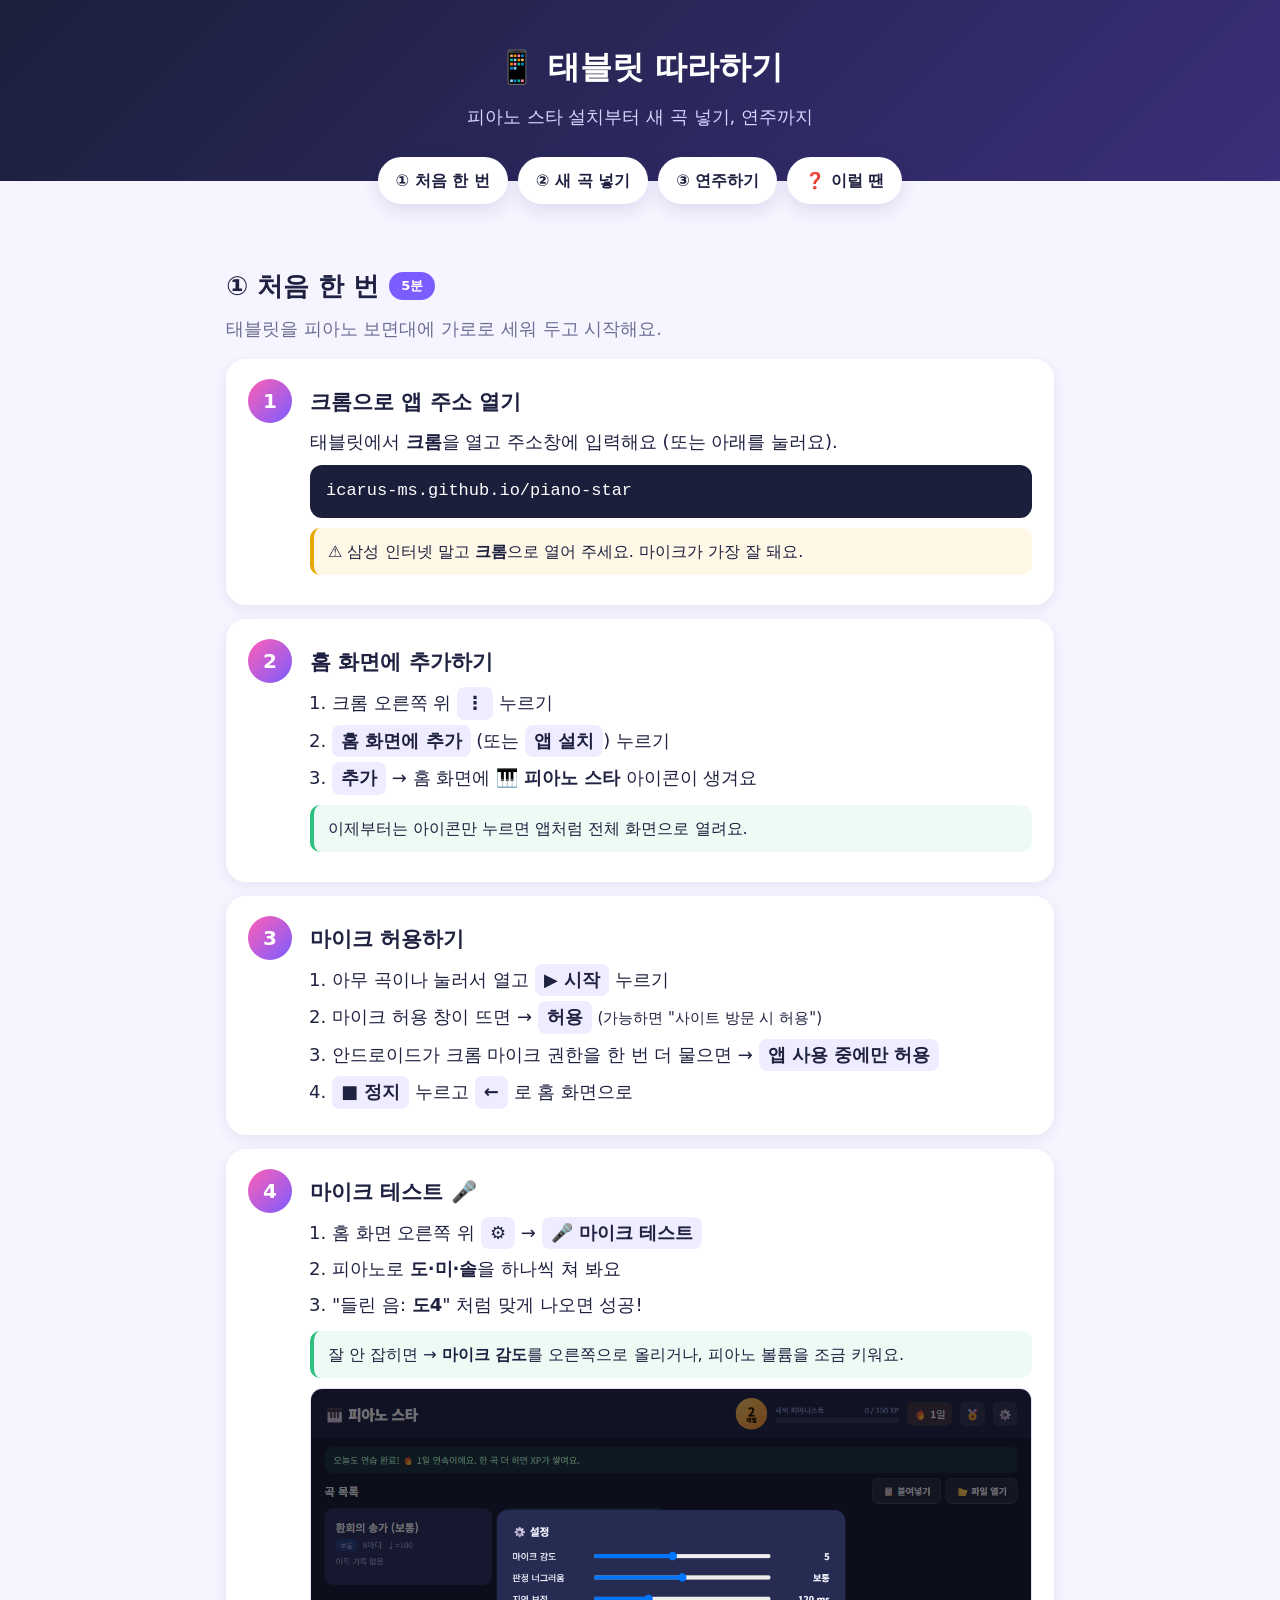
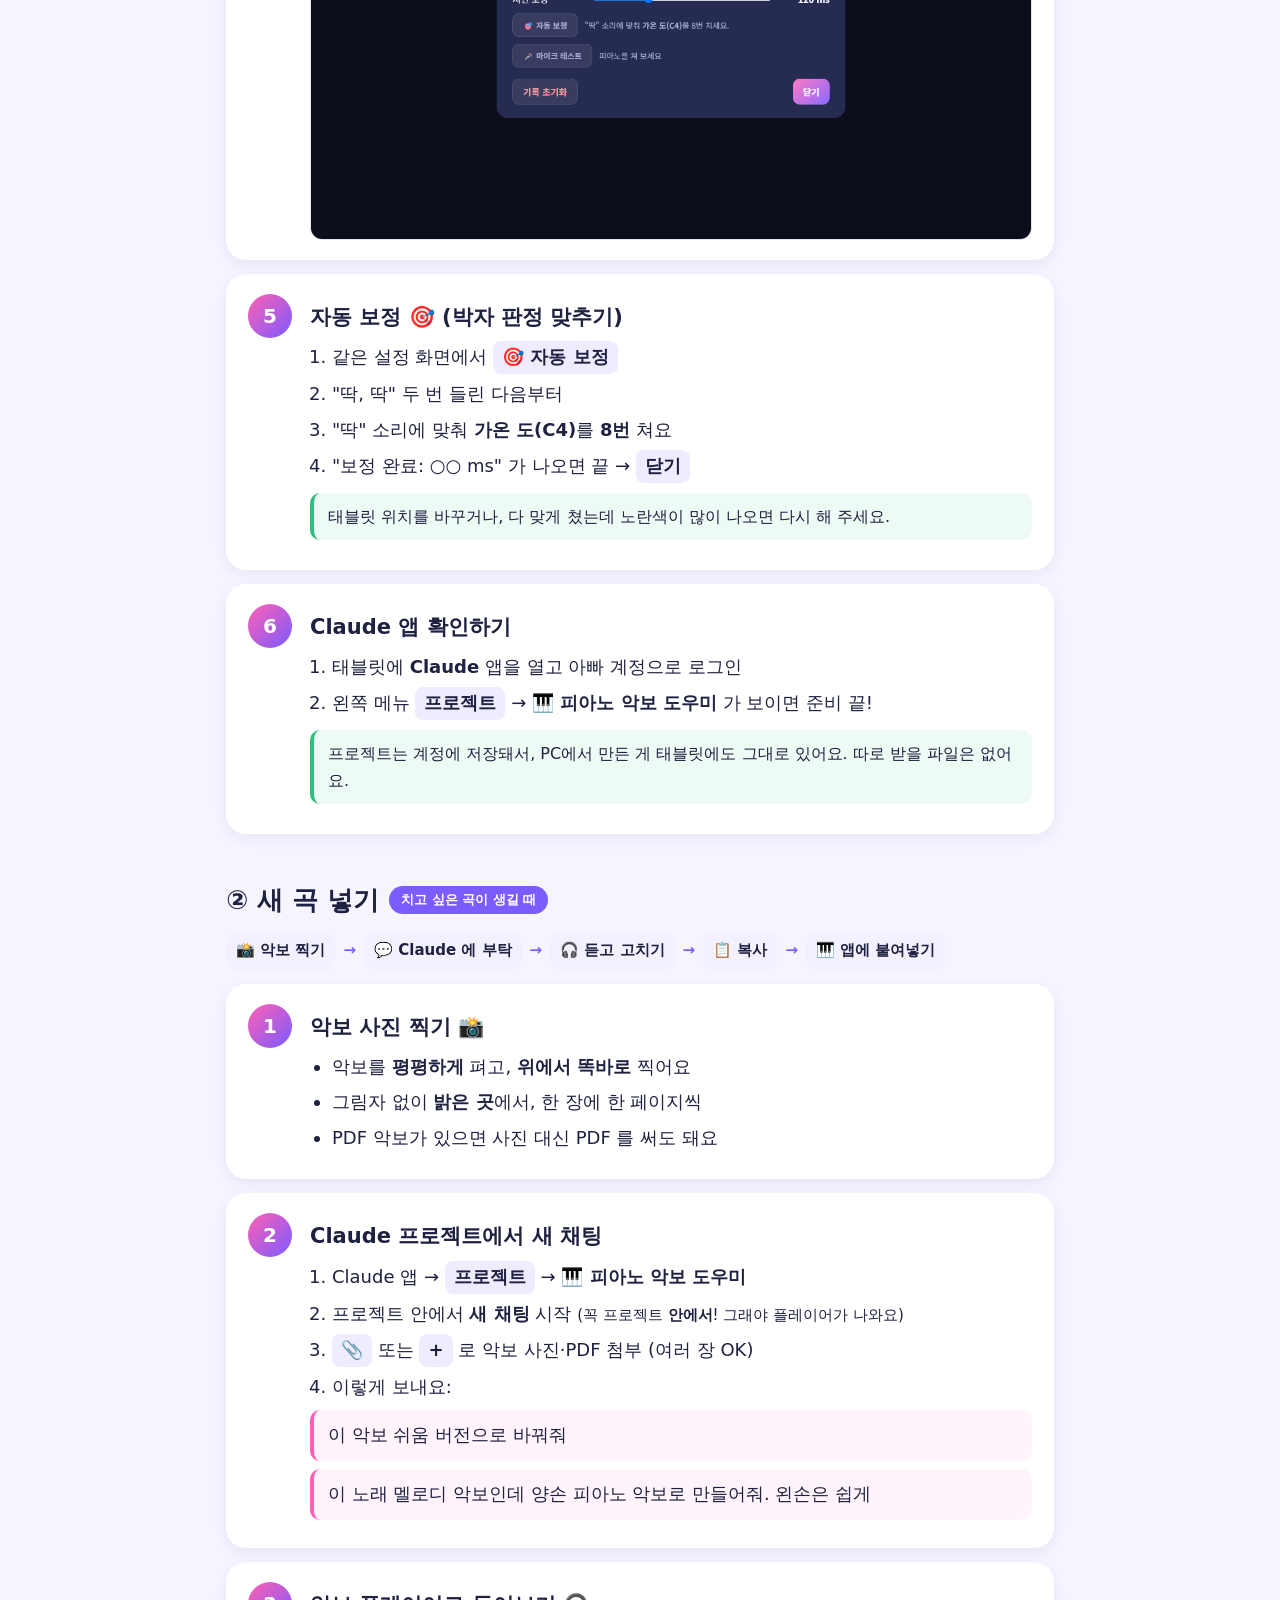
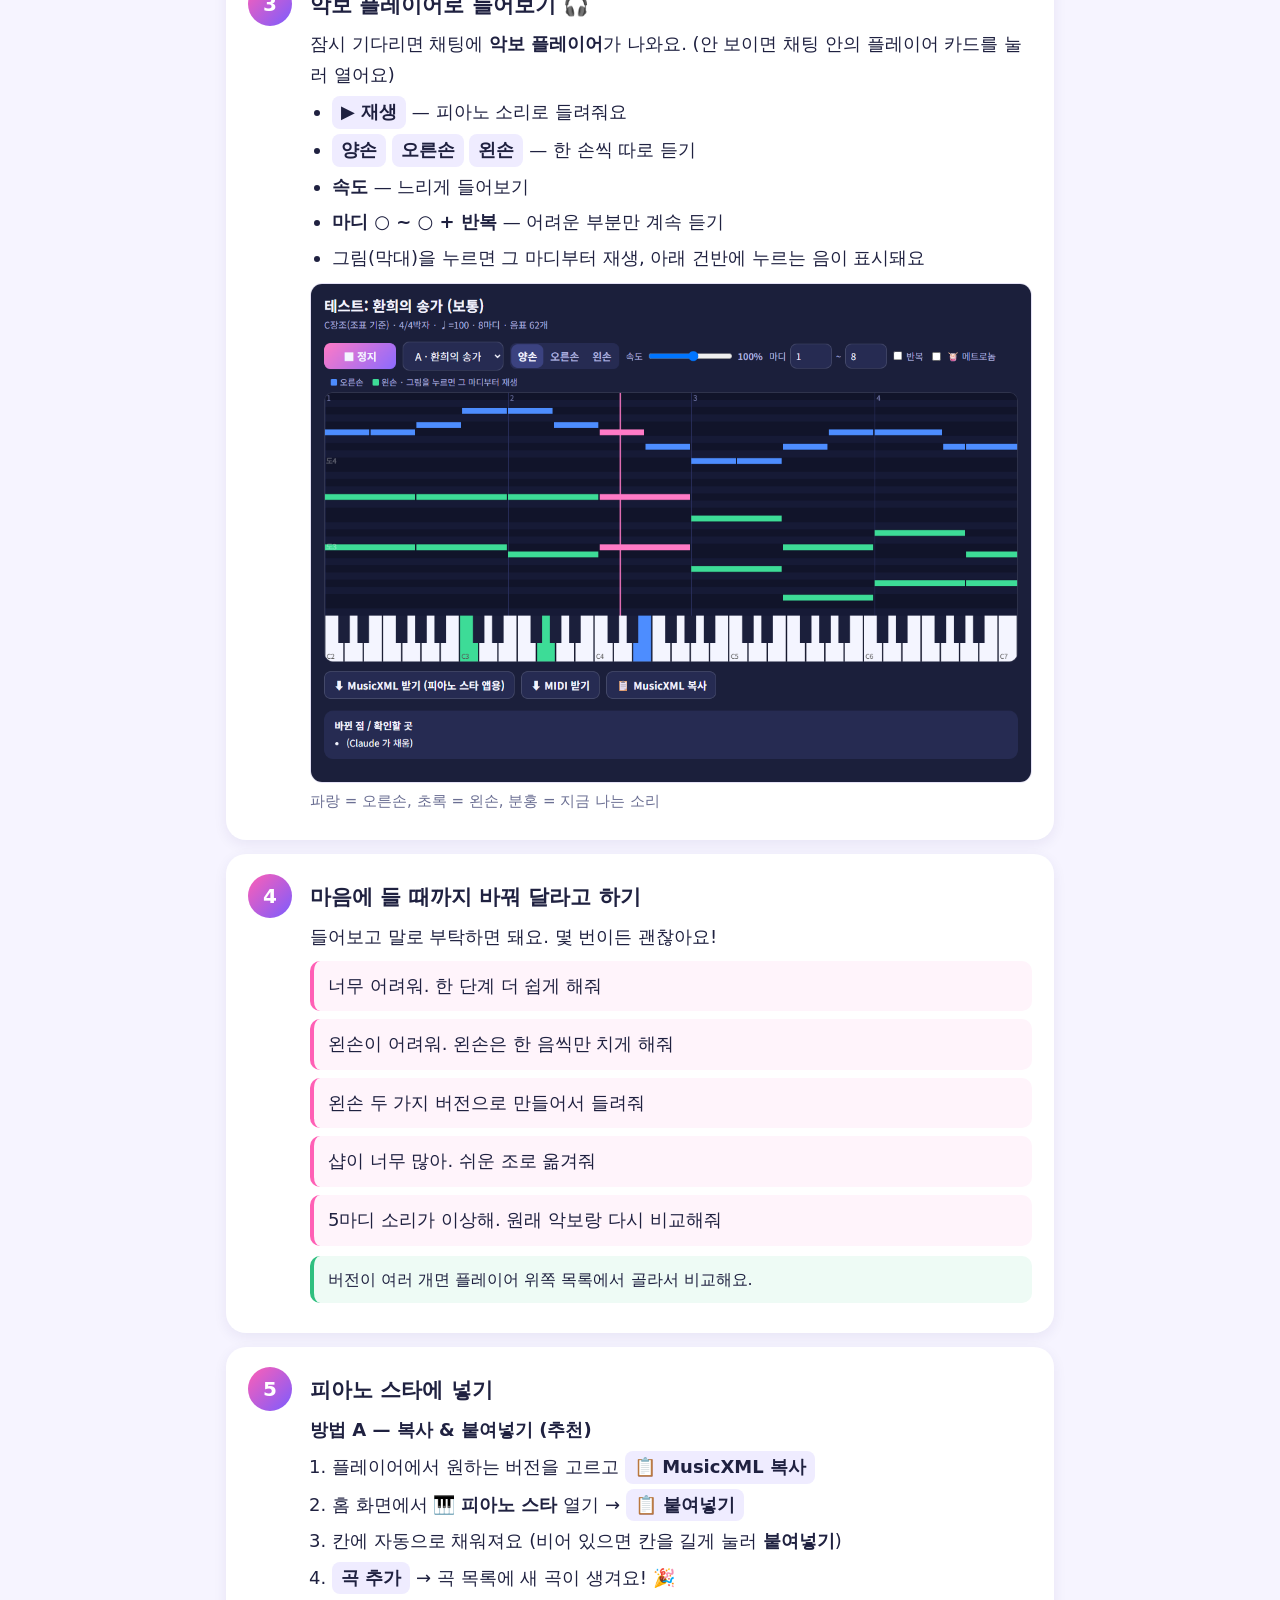
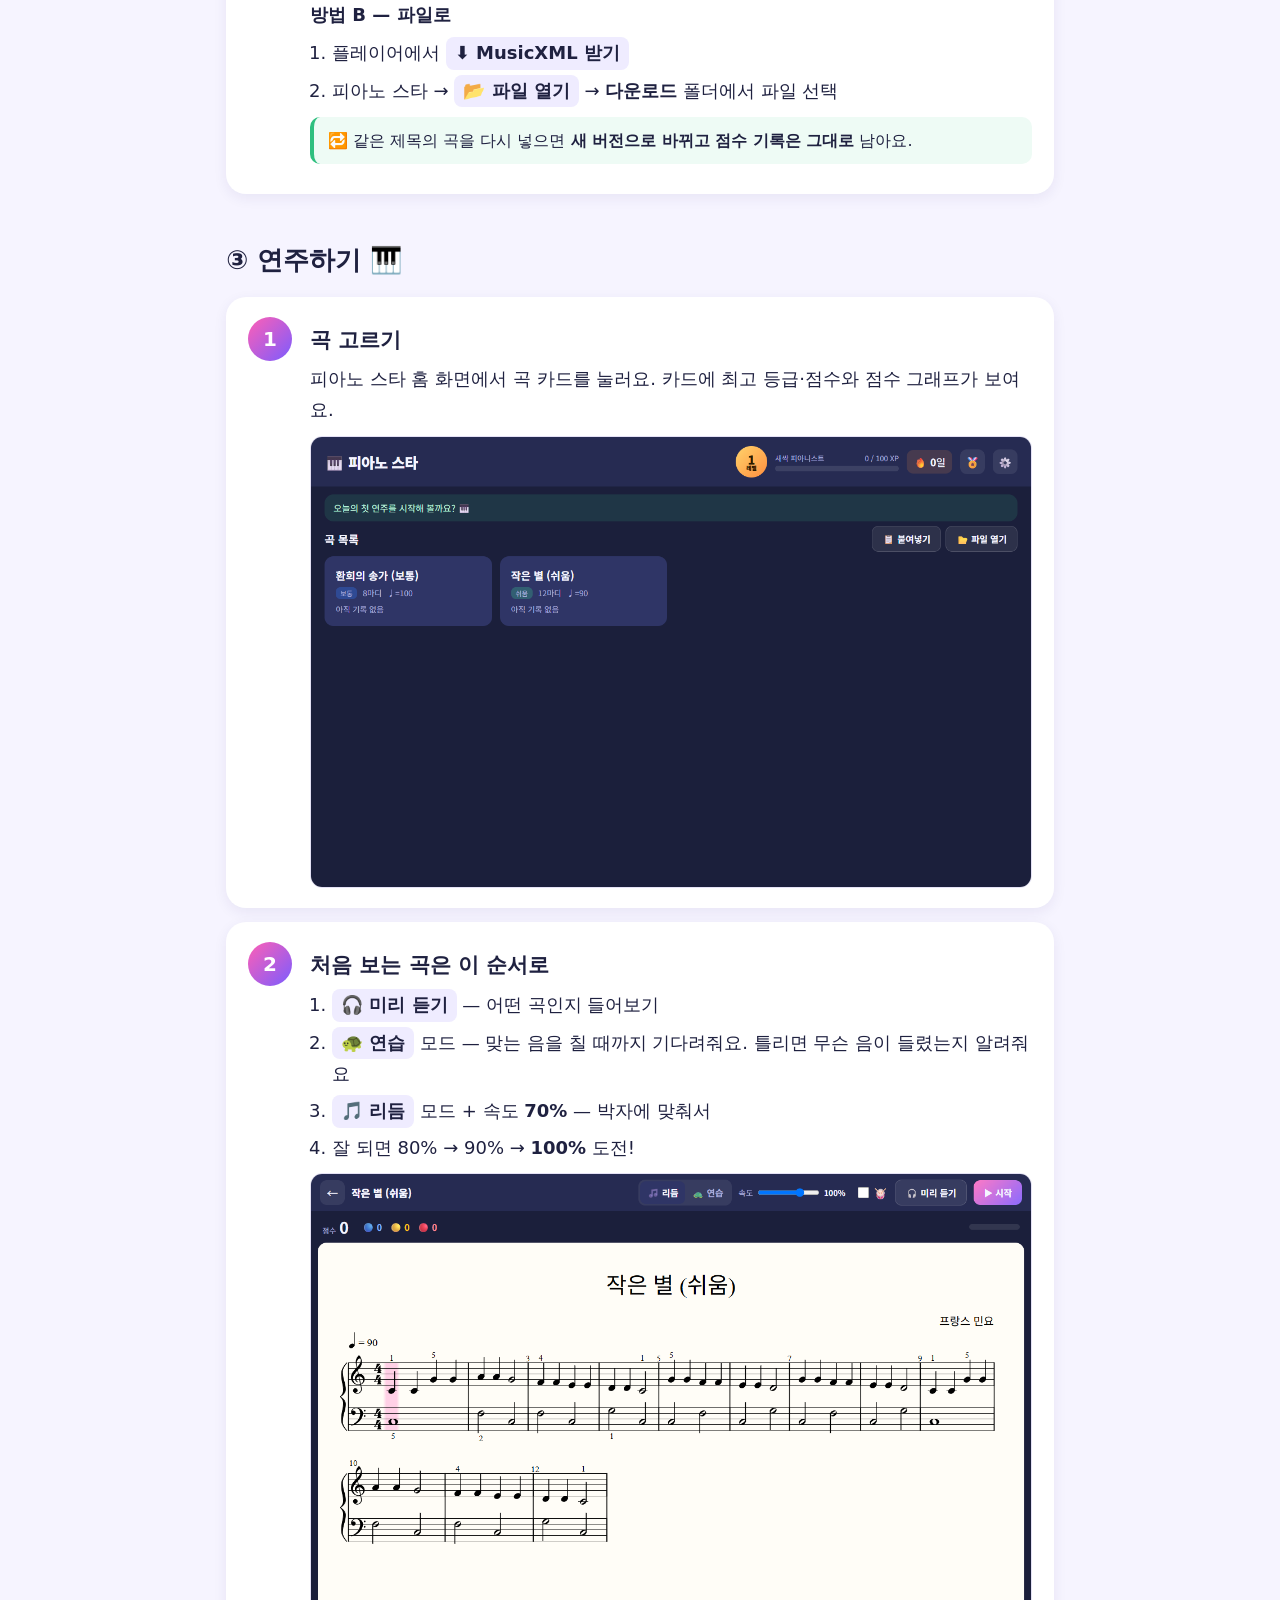
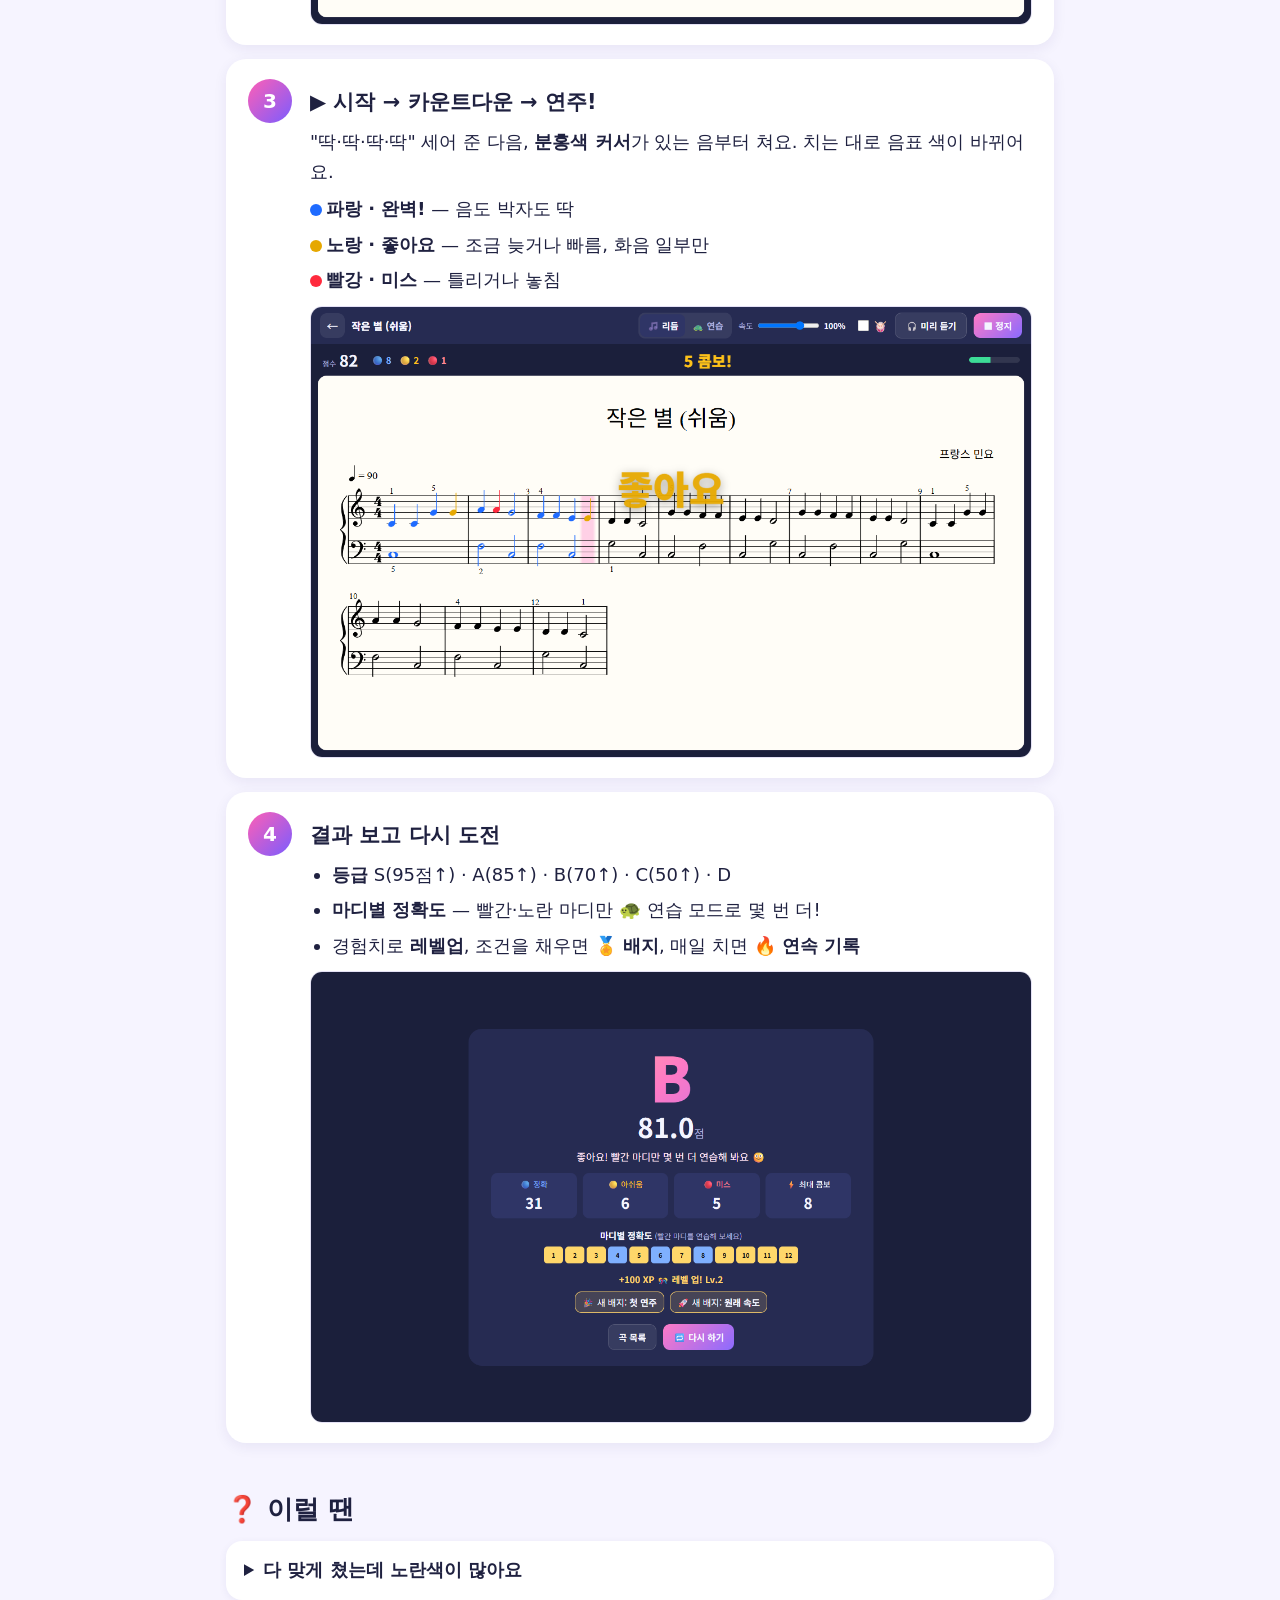
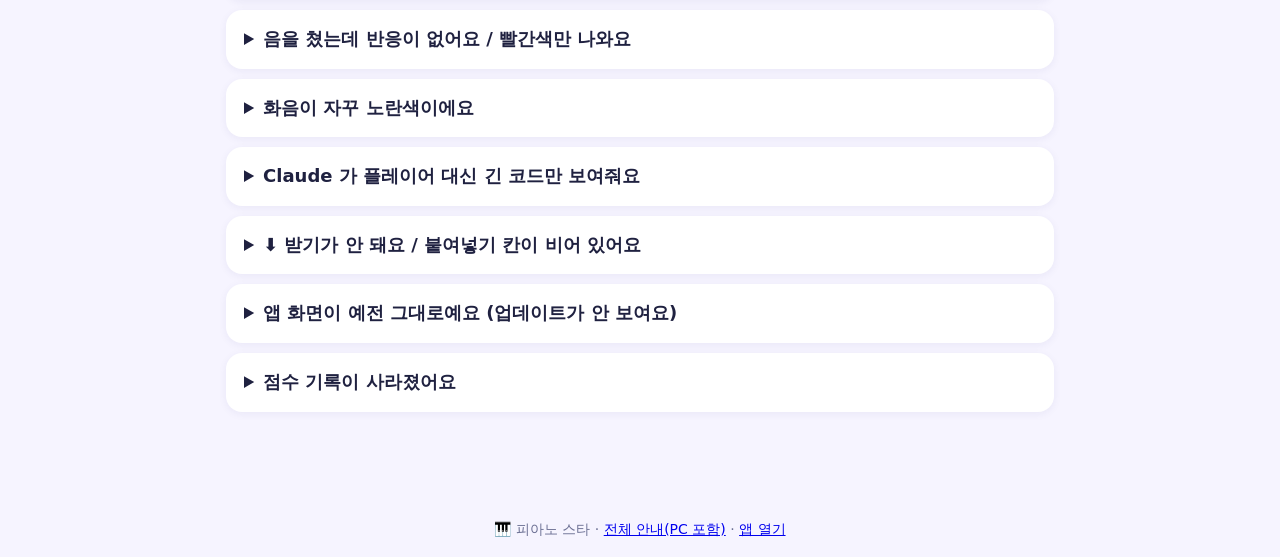
<file: docs/tablet.html>
<!DOCTYPE html>
<html lang="ko">
<head>
<meta charset="UTF-8" />
<meta name="viewport" content="width=device-width, initial-scale=1" />
<title>태블릿 따라하기 · 피아노 스타</title>
<style>
  :root { --bg:#f6f4ff; --ink:#1f2140; --mute:#6b6f93; --card:#fff; --pink:#ff5fb5; --purple:#7b5cff; --line:#e4e1f5;
    --blue:#1f6bff; --yellow:#e6a800; --red:#ff2a3d; --green:#2fbf7f; }
  * { box-sizing:border-box; }
  body { margin:0; background:var(--bg); color:var(--ink); font-family:"Pretendard","Noto Sans KR",system-ui,sans-serif; line-height:1.7; font-size:18px; }
  .hero { background:linear-gradient(135deg,#1b1f3b,#3a2f7a); color:#fff; padding:40px 22px 48px; text-align:center; }
  .hero h1 { margin:0; font-size:32px; } .hero p { margin:8px 0 0; color:#d8d4ff; }
  nav { display:flex; gap:10px; flex-wrap:wrap; justify-content:center; margin:-24px 16px 0; }
  nav a { background:var(--card); border-radius:999px; padding:10px 18px; text-decoration:none; color:var(--ink); font-weight:700;
    box-shadow:0 6px 18px rgba(40,30,120,.12); font-size:16px; }
  main { max-width:860px; margin:0 auto; padding:16px 16px 80px; }
  h2 { margin:44px 0 6px; font-size:26px; display:flex; align-items:center; gap:10px; }
  h2 .when { font-size:13px; background:var(--purple); color:#fff; border-radius:999px; padding:3px 12px; font-weight:700; }
  .lead { color:var(--mute); margin:0 0 12px; }
  .step { background:var(--card); border-radius:20px; padding:20px 22px; margin:14px 0; box-shadow:0 4px 14px rgba(40,30,120,.07);
    display:grid; grid-template-columns:48px 1fr; gap:14px; }
  .n { width:44px; height:44px; border-radius:50%; background:linear-gradient(135deg,var(--pink),var(--purple)); color:#fff;
    font-weight:900; font-size:20px; display:flex; align-items:center; justify-content:center; }
  .step h3 { margin:6px 0 6px; font-size:21px; }
  .step p { margin:6px 0; } .step ol, .step ul { margin:6px 0; padding-left:22px; } .step li { margin:5px 0; }
  .btn { display:inline-block; background:#efecff; border-radius:8px; padding:1px 9px; font-weight:700; white-space:nowrap; }
  .say { background:#fff4fb; border-left:4px solid var(--pink); border-radius:10px; padding:10px 14px; margin:8px 0; }
  .tip { background:#eefbf5; border-left:4px solid var(--green); border-radius:10px; padding:10px 14px; margin:10px 0; font-size:16px; }
  .warn { background:#fff8e6; border-left:4px solid var(--yellow); border-radius:10px; padding:10px 14px; margin:10px 0; font-size:16px; }
  .url { display:block; background:#1b1f3b; color:#fff; border-radius:12px; padding:12px 16px; font-family:Consolas,monospace; font-size:17px;
    word-break:break-all; margin:8px 0; text-decoration:none; }
  img.shot { width:100%; border-radius:12px; border:1px solid var(--line); margin-top:10px; display:block; }
  .flow { display:flex; flex-wrap:wrap; gap:8px; align-items:center; margin:10px 0 4px; font-size:15px; }
  .flow span { background:#f3f1ff; border-radius:10px; padding:6px 10px; font-weight:700; } .flow i { color:var(--purple); font-style:normal; font-weight:900; }
  .check { list-style:none; padding-left:0 !important; } .check li::before { content:"☐ "; color:var(--purple); font-weight:900; }
  details { background:var(--card); border-radius:16px; padding:14px 18px; margin:10px 0; box-shadow:0 2px 8px rgba(40,30,120,.06); }
  summary { font-weight:800; cursor:pointer; font-size:18px; }
  details p, details ul { margin:8px 0 2px; font-size:16px; }
  .dot { display:inline-block; width:12px; height:12px; border-radius:50%; vertical-align:-1px; margin-right:4px; }
  footer { text-align:center; color:var(--mute); font-size:14px; padding:16px; }
</style>
</head>
<body>
<header class="hero">
  <h1>📱 태블릿 따라하기</h1>
  <p>피아노 스타 설치부터 새 곡 넣기, 연주까지</p>
</header>
<nav>
  <a href="#install">① 처음 한 번</a>
  <a href="#newsong">② 새 곡 넣기</a>
  <a href="#play">③ 연주하기</a>
  <a href="#faq">❓ 이럴 땐</a>
</nav>

<main>

<!-- ================= ① 처음 한 번 ================= -->
<h2 id="install">① 처음 한 번 <span class="when">5분</span></h2>
<p class="lead">태블릿을 피아노 보면대에 가로로 세워 두고 시작해요.</p>

<div class="step"><div class="n">1</div><div>
  <h3>크롬으로 앱 주소 열기</h3>
  <p>태블릿에서 <b>크롬</b>을 열고 주소창에 입력해요 (또는 아래를 눌러요).</p>
  <a class="url" href="https://icarus-ms.github.io/piano-star/">icarus-ms.github.io/piano-star</a>
  <div class="warn">⚠️ 삼성 인터넷 말고 <b>크롬</b>으로 열어 주세요. 마이크가 가장 잘 돼요.</div>
</div></div>

<div class="step"><div class="n">2</div><div>
  <h3>홈 화면에 추가하기</h3>
  <ol>
    <li>크롬 오른쪽 위 <span class="btn">⋮</span> 누르기</li>
    <li><span class="btn">홈 화면에 추가</span> (또는 <span class="btn">앱 설치</span>) 누르기</li>
    <li><span class="btn">추가</span> → 홈 화면에 🎹 <b>피아노 스타</b> 아이콘이 생겨요</li>
  </ol>
  <div class="tip">이제부터는 아이콘만 누르면 앱처럼 전체 화면으로 열려요.</div>
</div></div>

<div class="step"><div class="n">3</div><div>
  <h3>마이크 허용하기</h3>
  <ol>
    <li>아무 곡이나 눌러서 열고 <span class="btn">▶ 시작</span> 누르기</li>
    <li>마이크 허용 창이 뜨면 → <span class="btn">허용</span> <small>(가능하면 "사이트 방문 시 허용")</small></li>
    <li>안드로이드가 크롬 마이크 권한을 한 번 더 물으면 → <span class="btn">앱 사용 중에만 허용</span></li>
    <li><span class="btn">■ 정지</span> 누르고 <span class="btn">←</span> 로 홈 화면으로</li>
  </ol>
</div></div>

<div class="step"><div class="n">4</div><div>
  <h3>마이크 테스트 🎤</h3>
  <ol>
    <li>홈 화면 오른쪽 위 <span class="btn">⚙️</span> → <span class="btn">🎤 마이크 테스트</span></li>
    <li>피아노로 <b>도·미·솔</b>을 하나씩 쳐 봐요</li>
    <li>"들린 음: <b>도4</b>" 처럼 맞게 나오면 성공!</li>
  </ol>
  <div class="tip">잘 안 잡히면 → <b>마이크 감도</b>를 오른쪽으로 올리거나, 피아노 볼륨을 조금 키워요.</div>
  <img class="shot" src="img/08_settings.png" alt="설정 화면" />
</div></div>

<div class="step"><div class="n">5</div><div>
  <h3>자동 보정 🎯 (박자 판정 맞추기)</h3>
  <ol>
    <li>같은 설정 화면에서 <span class="btn">🎯 자동 보정</span></li>
    <li>"딱, 딱" 두 번 들린 다음부터</li>
    <li>"딱" 소리에 맞춰 <b>가온 도(C4)</b>를 <b>8번</b> 쳐요</li>
    <li>"보정 완료: ○○ ms" 가 나오면 끝 → <span class="btn">닫기</span></li>
  </ol>
  <div class="tip">태블릿 위치를 바꾸거나, 다 맞게 쳤는데 노란색이 많이 나오면 다시 해 주세요.</div>
</div></div>

<div class="step"><div class="n">6</div><div>
  <h3>Claude 앱 확인하기</h3>
  <ol>
    <li>태블릿에 <b>Claude</b> 앱을 열고 아빠 계정으로 로그인</li>
    <li>왼쪽 메뉴 <span class="btn">프로젝트</span> → <b>🎹 피아노 악보 도우미</b> 가 보이면 준비 끝!</li>
  </ol>
  <div class="tip">프로젝트는 계정에 저장돼서, PC에서 만든 게 태블릿에도 그대로 있어요. 따로 받을 파일은 없어요.</div>
</div></div>

<!-- ================= ② 새 곡 넣기 ================= -->
<h2 id="newsong">② 새 곡 넣기 <span class="when">치고 싶은 곡이 생길 때</span></h2>
<div class="flow">
  <span>📸 악보 찍기</span><i>→</i><span>💬 Claude 에 부탁</span><i>→</i><span>🎧 듣고 고치기</span><i>→</i><span>📋 복사</span><i>→</i><span>🎹 앱에 붙여넣기</span>
</div>

<div class="step"><div class="n">1</div><div>
  <h3>악보 사진 찍기 📸</h3>
  <ul>
    <li>악보를 <b>평평하게</b> 펴고, <b>위에서 똑바로</b> 찍어요</li>
    <li>그림자 없이 <b>밝은 곳</b>에서, 한 장에 한 페이지씩</li>
    <li>PDF 악보가 있으면 사진 대신 PDF 를 써도 돼요</li>
  </ul>
</div></div>

<div class="step"><div class="n">2</div><div>
  <h3>Claude 프로젝트에서 새 채팅</h3>
  <ol>
    <li>Claude 앱 → <span class="btn">프로젝트</span> → <b>🎹 피아노 악보 도우미</b></li>
    <li>프로젝트 안에서 <b>새 채팅</b> 시작 <small>(꼭 프로젝트 <b>안에서</b>! 그래야 플레이어가 나와요)</small></li>
    <li><span class="btn">📎</span> 또는 <span class="btn">+</span> 로 악보 사진·PDF 첨부 (여러 장 OK)</li>
    <li>이렇게 보내요:</li>
  </ol>
  <div class="say">이 악보 쉬움 버전으로 바꿔줘</div>
  <div class="say">이 노래 멜로디 악보인데 양손 피아노 악보로 만들어줘. 왼손은 쉽게</div>
</div></div>

<div class="step"><div class="n">3</div><div>
  <h3>악보 플레이어로 들어보기 🎧</h3>
  <p>잠시 기다리면 채팅에 <b>악보 플레이어</b>가 나와요. (안 보이면 채팅 안의 플레이어 카드를 눌러 열어요)</p>
  <ul>
    <li><span class="btn">▶ 재생</span> — 피아노 소리로 들려줘요</li>
    <li><span class="btn">양손</span> <span class="btn">오른손</span> <span class="btn">왼손</span> — 한 손씩 따로 듣기</li>
    <li><b>속도</b> — 느리게 들어보기</li>
    <li><b>마디 ○ ~ ○ + 반복</b> — 어려운 부분만 계속 듣기</li>
    <li>그림(막대)을 누르면 그 마디부터 재생, 아래 건반에 누르는 음이 표시돼요</li>
  </ul>
  <img class="shot" src="img/10_player.png" alt="악보 플레이어" />
  <p style="font-size:15px;color:var(--mute)">파랑 = 오른손, 초록 = 왼손, 분홍 = 지금 나는 소리</p>
</div></div>

<div class="step"><div class="n">4</div><div>
  <h3>마음에 들 때까지 바꿔 달라고 하기</h3>
  <p>들어보고 말로 부탁하면 돼요. 몇 번이든 괜찮아요!</p>
  <div class="say">너무 어려워. 한 단계 더 쉽게 해줘</div>
  <div class="say">왼손이 어려워. 왼손은 한 음씩만 치게 해줘</div>
  <div class="say">왼손 두 가지 버전으로 만들어서 들려줘</div>
  <div class="say">샵이 너무 많아. 쉬운 조로 옮겨줘</div>
  <div class="say">5마디 소리가 이상해. 원래 악보랑 다시 비교해줘</div>
  <div class="tip">버전이 여러 개면 플레이어 위쪽 목록에서 골라서 비교해요.</div>
</div></div>

<div class="step"><div class="n">5</div><div>
  <h3>피아노 스타에 넣기</h3>
  <p><b>방법 A — 복사 & 붙여넣기 (추천)</b></p>
  <ol>
    <li>플레이어에서 원하는 버전을 고르고 <span class="btn">📋 MusicXML 복사</span></li>
    <li>홈 화면에서 🎹 <b>피아노 스타</b> 열기 → <span class="btn">📋 붙여넣기</span></li>
    <li>칸에 자동으로 채워져요 (비어 있으면 칸을 길게 눌러 <b>붙여넣기</b>)</li>
    <li><span class="btn">곡 추가</span> → 곡 목록에 새 곡이 생겨요! 🎉</li>
  </ol>
  <p><b>방법 B — 파일로</b></p>
  <ol>
    <li>플레이어에서 <span class="btn">⬇ MusicXML 받기</span></li>
    <li>피아노 스타 → <span class="btn">📂 파일 열기</span> → <b>다운로드</b> 폴더에서 파일 선택</li>
  </ol>
  <div class="tip">🔁 같은 제목의 곡을 다시 넣으면 <b>새 버전으로 바뀌고 점수 기록은 그대로</b> 남아요.</div>
</div></div>

<!-- ================= ③ 연주하기 ================= -->
<h2 id="play">③ 연주하기 🎹</h2>

<div class="step"><div class="n">1</div><div>
  <h3>곡 고르기</h3>
  <p>피아노 스타 홈 화면에서 곡 카드를 눌러요. 카드에 최고 등급·점수와 점수 그래프가 보여요.</p>
  <img class="shot" src="img/01_home.png" alt="홈 화면" />
</div></div>

<div class="step"><div class="n">2</div><div>
  <h3>처음 보는 곡은 이 순서로</h3>
  <ol>
    <li><span class="btn">🎧 미리 듣기</span> — 어떤 곡인지 들어보기</li>
    <li><span class="btn">🐢 연습</span> 모드 — 맞는 음을 칠 때까지 기다려줘요. 틀리면 무슨 음이 들렸는지 알려줘요</li>
    <li><span class="btn">🎵 리듬</span> 모드 + 속도 <b>70%</b> — 박자에 맞춰서</li>
    <li>잘 되면 80% → 90% → <b>100%</b> 도전!</li>
  </ol>
  <img class="shot" src="img/02_play_ready.png" alt="연주 화면" />
</div></div>

<div class="step"><div class="n">3</div><div>
  <h3>▶ 시작 → 카운트다운 → 연주!</h3>
  <p>"딱·딱·딱·딱" 세어 준 다음, <b>분홍색 커서</b>가 있는 음부터 쳐요. 치는 대로 음표 색이 바뀌어요.</p>
  <ul style="list-style:none;padding-left:0">
    <li><span class="dot" style="background:var(--blue)"></span><b>파랑 · 완벽!</b> — 음도 박자도 딱</li>
    <li><span class="dot" style="background:var(--yellow)"></span><b>노랑 · 좋아요</b> — 조금 늦거나 빠름, 화음 일부만</li>
    <li><span class="dot" style="background:var(--red)"></span><b>빨강 · 미스</b> — 틀리거나 놓침</li>
  </ul>
  <img class="shot" src="img/04_playing.png" alt="연주 중" />
</div></div>

<div class="step"><div class="n">4</div><div>
  <h3>결과 보고 다시 도전</h3>
  <ul>
    <li><b>등급</b> S(95점↑) · A(85↑) · B(70↑) · C(50↑) · D</li>
    <li><b>마디별 정확도</b> — 빨간·노란 마디만 🐢 연습 모드로 몇 번 더!</li>
    <li>경험치로 <b>레벨업</b>, 조건을 채우면 <b>🏅 배지</b>, 매일 치면 <b>🔥 연속 기록</b></li>
  </ul>
  <img class="shot" src="img/05_result.png" alt="결과 화면" />
</div></div>

<!-- ================= FAQ ================= -->
<h2 id="faq">❓ 이럴 땐</h2>

<details><summary>다 맞게 쳤는데 노란색이 많아요</summary>
  <p>⚙️ → <b>🎯 자동 보정</b>을 다시 해 주세요. 그래도 그러면 <b>판정 너그러움</b>을 한 칸 올려요.</p></details>

<details><summary>음을 쳤는데 반응이 없어요 / 빨간색만 나와요</summary>
  <ul><li>⚙️ → <b>🎤 마이크 테스트</b>로 음이 잡히는지 확인</li>
  <li><b>마이크 감도</b> 올리기, 피아노 볼륨 조금 키우기</li>
  <li>태블릿을 피아노 스피커 가까이(보면대) 두기</li>
  <li>마이크 권한: 크롬 ⋮ → 설정 → 사이트 설정 → 마이크 → 허용</li></ul></details>

<details><summary>화음이 자꾸 노란색이에요</summary>
  <p>마이크로는 4음 이상 화음을 다 구별하기 어려워요. <b>판정 너그러움</b>을 '너그러움'으로 바꾸거나, Claude 에게 "왼손 화음을 2음으로 줄여줘"라고 부탁해요.</p></details>

<details><summary>Claude 가 플레이어 대신 긴 코드만 보여줘요</summary>
  <p>프로젝트 <b>안에서</b> 새 채팅을 열었는지 확인해요. 그래도 안 되면 "악보 플레이어로 보여줘"라고 한 번 더 말해요.</p></details>

<details><summary>⬇ 받기가 안 돼요 / 붙여넣기 칸이 비어 있어요</summary>
  <p>받기가 안 되면 <b>📋 복사</b>를 써요. 붙여넣기 칸이 비어 있으면 칸을 <b>길게 눌러 → 붙여넣기</b>.</p></details>

<details><summary>앱 화면이 예전 그대로예요 (업데이트가 안 보여요)</summary>
  <p>앱을 완전히 닫았다가(최근 앱 목록에서 위로 밀기) 다시 열어요. 한 번 늦게 반영될 수 있어요.</p></details>

<details><summary>점수 기록이 사라졌어요</summary>
  <p>기록은 태블릿 크롬에 저장돼요. 크롬의 <b>인터넷 사용 기록 / 사이트 데이터 삭제</b>를 하면 지워지니 조심해요.</p></details>

</main>
<footer>🎹 피아노 스타 · <a href="guide.html">전체 안내(PC 포함)</a> · <a href="../app/">앱 열기</a></footer>
</body>
</html>
</file>
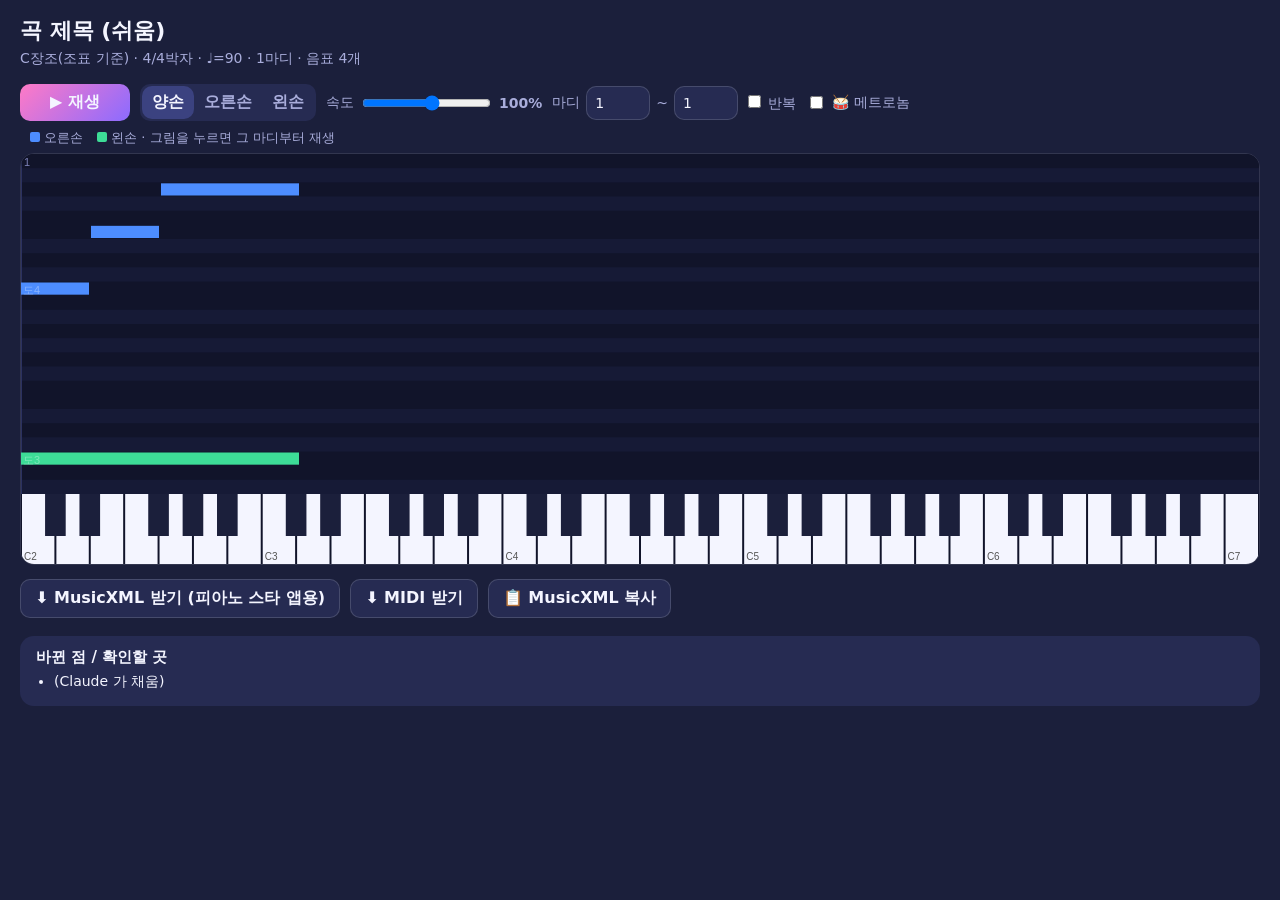
<file: docs/claude-project/악보플레이어_템플릿.html>
<!DOCTYPE html>
<html lang="ko">
<head>
<meta charset="UTF-8" />
<meta name="viewport" content="width=device-width, initial-scale=1" />
<title>악보 플레이어</title>
<!--
  ★ Claude 사용법 (이 주석은 그대로 둬도 됨)
  1) 아래 <script type="text/xml" class="version" data-name="..."> 블록 안에 MusicXML 전체를 넣는다.
     버전이 여러 개면 블록을 여러 개 둔다 (data-name 에 "A · 왼손 근음만" 처럼 차이를 적는다).
  2) <h1 id="title"> 와 <ul id="changes"> 를 채운다 (바꾼 점 / 확인이 필요한 마디).
  3) 그 외 코드는 수정하지 않는다.
-->
<style>
  :root { --bg:#1b1f3b; --card:#262b52; --ink:#f4f5ff; --mute:#a9addb; --rh:#4d8dff; --lh:#3ddc97; --hl:#ff7ac6; }
  * { box-sizing:border-box; }
  body { margin:0; background:var(--bg); color:var(--ink); font-family:"Pretendard","Noto Sans KR",system-ui,sans-serif; }
  header { padding:16px 20px 8px; }
  h1 { margin:0; font-size:22px; }
  .meta { color:var(--mute); font-size:14px; margin-top:4px; }
  .bar { display:flex; flex-wrap:wrap; gap:10px; align-items:center; padding:8px 20px; }
  button, select, input[type=number] { font:inherit; color:var(--ink); background:var(--card); border:1px solid rgba(255,255,255,.15);
    border-radius:10px; padding:8px 14px; }
  button { cursor:pointer; font-weight:700; }
  button.play { background:linear-gradient(135deg,#ff7ac6,#8b6bff); border:0; min-width:110px; }
  input[type=number] { width:64px; padding:8px; }
  .grp { display:flex; align-items:center; gap:6px; font-size:14px; color:var(--mute); }
  .seg { display:flex; background:var(--card); border-radius:10px; padding:2px; }
  .seg button { border:0; background:none; padding:6px 10px; color:var(--mute); }
  .seg button.on { background:#3b4280; color:var(--ink); }
  #roll { display:block; width:100%; height:340px; background:#11142a; cursor:pointer; }
  .wrap { margin:6px 20px; border-radius:14px; overflow:hidden; border:1px solid rgba(255,255,255,.1); }
  #kb { display:block; width:100%; height:70px; background:#11142a; }
  .changes { margin:10px 20px 20px; background:var(--card); border-radius:14px; padding:12px 16px; font-size:14px; }
  .changes h3 { margin:0 0 6px; font-size:15px; }
  .changes ul { margin:0; padding-left:18px; } .changes li { margin:3px 0; }
  .legend { font-size:13px; color:var(--mute); padding:0 20px; }
  .legend i { display:inline-block; width:10px; height:10px; border-radius:2px; margin:0 4px 0 10px; }
  .err { color:#ff8a95; padding:20px; }
</style>
</head>
<body>
<header>
  <h1 id="title">곡 제목 (쉬움)</h1>
  <div class="meta" id="meta"></div>
</header>

<div class="bar">
  <button class="play" id="play">▶ 재생</button>
  <select id="version" title="버전"></select>
  <div class="seg" id="hands">
    <button data-h="both" class="on">양손</button><button data-h="rh">오른손</button><button data-h="lh">왼손</button>
  </div>
  <div class="grp">속도 <input type="range" id="speed" min="40" max="150" step="5" value="100" /> <b id="speedTxt">100%</b></div>
  <div class="grp">마디 <input type="number" id="from" min="1" value="1" /> ~ <input type="number" id="to" min="1" value="1" />
    <label><input type="checkbox" id="loop" /> 반복</label></div>
  <label class="grp"><input type="checkbox" id="metro" /> 🥁 메트로놈</label>
</div>
<div class="legend"><i style="background:var(--rh)"></i>오른손 <i style="background:var(--lh)"></i>왼손 · 그림을 누르면 그 마디부터 재생</div>
<div class="wrap"><canvas id="roll"></canvas><canvas id="kb"></canvas></div>
<div class="bar">
  <button id="dlXml">⬇ MusicXML 받기 (피아노 스타 앱용)</button>
  <button id="dlMid">⬇ MIDI 받기</button>
  <button id="copyXml">📋 MusicXML 복사</button>
  <span id="msg" class="grp"></span>
</div>
<div class="changes">
  <h3>바뀐 점 / 확인할 곳</h3>
  <ul id="changes">
    <li>(Claude 가 채움)</li>
  </ul>
</div>

<!-- ===== 악보 데이터 (Claude 가 채움) ===== -->
<script type="text/xml" class="version" data-name="기본">
<?xml version="1.0" encoding="UTF-8"?>
<score-partwise version="3.1"><work><work-title>곡 제목 (쉬움)</work-title></work><part-list><score-part id="P1"><part-name>Piano</part-name></score-part></part-list><part id="P1"><measure number="1"><attributes><divisions>1</divisions><key><fifths>0</fifths></key><time><beats>4</beats><beat-type>4</beat-type></time><staves>2</staves><clef number="1"><sign>G</sign><line>2</line></clef><clef number="2"><sign>F</sign><line>4</line></clef></attributes><direction><direction-type><metronome><beat-unit>quarter</beat-unit><per-minute>90</per-minute></metronome></direction-type><sound tempo="90"/></direction><note><pitch><step>C</step><octave>4</octave></pitch><duration>1</duration><voice>1</voice><type>quarter</type><staff>1</staff></note><note><pitch><step>E</step><octave>4</octave></pitch><duration>1</duration><voice>1</voice><type>quarter</type><staff>1</staff></note><note><pitch><step>G</step><octave>4</octave></pitch><duration>2</duration><voice>1</voice><type>half</type><staff>1</staff></note><backup><duration>4</duration></backup><note><pitch><step>C</step><octave>3</octave></pitch><duration>4</duration><voice>5</voice><type>whole</type><staff>2</staff></note></measure></part></score-partwise>
</script>

<script>
(() => {
  const $ = (id) => document.getElementById(id);
  const STEP = { C:0, D:2, E:4, F:5, G:7, A:9, B:11 };
  const KEYS = { '-7':'C♭', '-6':'G♭', '-5':'D♭', '-4':'A♭', '-3':'E♭', '-2':'B♭', '-1':'F', '0':'C', '1':'G', '2':'D', '3':'A', '4':'E', '5':'B', '6':'F♯', '7':'C♯' };
  const NAMES = ['도','도#','레','미b','미','파','파#','솔','솔#','라','시b','시'];

  // ---------- MusicXML → 음표 목록 (시간 단위: 4분음표) ----------
  function parse(xmlText) {
    const doc = new DOMParser().parseFromString(xmlText.trim(), 'application/xml');
    if (doc.querySelector('parsererror')) throw new Error('MusicXML 형식 오류: ' + doc.querySelector('parsererror').textContent.slice(0, 200));
    const kid = (el, n) => [...el.children].find((c) => c.tagName === n);
    const txt = (el, n) => { const k = kid(el, n); return k ? k.textContent.trim() : null; };
    const notes = [], measures = [];
    let tempo = null, fifths = 0, timeSig = '4/4', title = '';
    title = doc.querySelector('work-title')?.textContent || doc.querySelector('movement-title')?.textContent || '';
    doc.querySelectorAll('part').forEach((part, pi) => {
      let div = 1, start = 0, beats = 4, beatType = 4;
      const open = new Map();
      [...part.children].filter((m) => m.tagName === 'measure').forEach((m, mi) => {
        const at = kid(m, 'attributes');
        if (at) {
          if (txt(at, 'divisions')) div = +txt(at, 'divisions');
          const k = kid(at, 'key'); if (k && mi === 0 && pi === 0) fifths = +txt(k, 'fifths');
          const t = kid(at, 'time'); if (t) { beats = +txt(t, 'beats'); beatType = +txt(t, 'beat-type'); if (mi === 0) timeSig = beats + '/' + beatType; }
        }
        let pos = 0, last = 0, max = 0;
        for (const el of m.children) {
          if (el.tagName === 'direction' || el.tagName === 'sound') {
            const s = el.tagName === 'sound' ? el : el.querySelector('sound');
            if (s && s.getAttribute('tempo') && tempo == null) tempo = +s.getAttribute('tempo');
          } else if (el.tagName === 'backup') pos -= +txt(el, 'duration');
          else if (el.tagName === 'forward') { pos += +txt(el, 'duration'); max = Math.max(max, pos); }
          else if (el.tagName === 'note') {
            if (kid(el, 'grace')) continue;
            const d = +txt(el, 'duration');
            const isChord = !!kid(el, 'chord');
            const st = isChord ? last : pos;
            if (!isChord) { last = pos; pos += d; }
            max = Math.max(max, pos);
            const p = kid(el, 'pitch');
            if (!p) continue;
            const midi = 12 * (+txt(p, 'octave') + 1) + STEP[txt(p, 'step')] + (+txt(p, 'alter') || 0);
            const staff = +(txt(el, 'staff') || (pi === 0 ? 1 : 2));
            const t0 = start + st / div, t1 = start + (st + d) / div;
            const ties = [...el.children].filter((c) => c.tagName === 'tie').map((c) => c.getAttribute('type'));
            const key = midi + '/' + staff;
            if (ties.includes('stop') && open.has(key)) open.get(key).end = t1;
            else { const n = { midi, start: t0, end: t1, staff, measure: mi }; notes.push(n); open.set(key, n); }
            if (!ties.includes('start')) open.delete(key);
          }
        }
        const len = Math.max(max / div, (m.getAttribute('implicit') === 'yes' || mi === 0) ? max / div : beats * 4 / beatType);
        if (pi === 0) measures.push({ start, len, beats: beats * 4 / beatType, beatLen: 4 / beatType });
        start += len;
      });
    });
    return { notes, measures, tempo: tempo || 100, key: KEYS[fifths] || 'C', timeSig, title };
  }

  // ---------- 소리 ----------
  let ctx = null;
  const getCtx = () => { if (!ctx) ctx = new (window.AudioContext || window.webkitAudioContext)(); if (ctx.state === 'suspended') ctx.resume(); return ctx; };
  function tone(midi, when, dur, out, vel = 0.22) {
    const f = 440 * Math.pow(2, (midi - 69) / 12);
    const g = ctx.createGain();
    g.gain.setValueAtTime(0, when);
    g.gain.linearRampToValueAtTime(vel, when + 0.008);
    g.gain.exponentialRampToValueAtTime(vel * 0.35, when + 0.25);
    g.gain.exponentialRampToValueAtTime(0.0008, when + Math.max(0.3, dur) + 0.25);
    g.connect(out);
    for (const [mul, type, amp] of [[1, 'triangle', 1], [2, 'sine', 0.35], [3, 'sine', 0.12]]) {
      const o = ctx.createOscillator(), og = ctx.createGain();
      o.type = type; o.frequency.value = f * mul; og.gain.value = amp;
      o.connect(og); og.connect(g); o.start(when); o.stop(when + Math.max(0.3, dur) + 0.3);
    }
  }
  function tick(when, accent, out) {
    const o = ctx.createOscillator(), g = ctx.createGain();
    o.frequency.value = accent ? 1600 : 1100;
    g.gain.setValueAtTime(accent ? 0.25 : 0.15, when); g.gain.exponentialRampToValueAtTime(0.001, when + 0.05);
    o.connect(g); g.connect(out); o.start(when); o.stop(when + 0.06);
  }

  // ---------- 상태 ----------
  const versions = [...document.querySelectorAll('script.version')].map((s, i) => ({ name: s.dataset.name || `버전 ${i + 1}`, xml: s.textContent.trim() }));
  let data, vIdx = 0, hands = 'both', play = null, lo = 48, hi = 84, viewStart = 0;

  versions.forEach((v, i) => { const o = document.createElement('option'); o.value = i; o.textContent = v.name; $('version').appendChild(o); });
  $('version').style.display = versions.length > 1 ? '' : 'none';

  function load(i) {
    stop();
    vIdx = i;
    try { data = parse(versions[i].xml); } catch (e) { document.body.insertAdjacentHTML('afterbegin', `<div class="err">${e.message}</div>`); return; }
    const ms = data.notes.map((n) => n.midi);
    lo = Math.min(...ms) - 2; hi = Math.max(...ms) + 2;
    $('meta').textContent = `${data.key}장조(조표 기준) · ${data.timeSig}박자 · ♩=${data.tempo} · ${data.measures.length}마디 · 음표 ${data.notes.length}개`;
    $('to').max = $('from').max = data.measures.length;
    $('to').value = data.measures.length; $('from').value = 1;
    viewStart = 0;
    draw(-1);
  }

  const visible = (n) => hands === 'both' || (hands === 'rh' ? n.staff === 1 : n.staff !== 1);

  function start(fromM) {
    stop();
    const c = getCtx();
    const out = c.createGain(); out.connect(c.destination);
    const bpm = data.tempo * (+$('speed').value) / 100;
    const spq = 60 / bpm;
    const a = Math.max(1, Math.min(+$('from').value, data.measures.length)) - 1;
    const b = Math.max(a, Math.min(+$('to').value, data.measures.length) - 1);
    const m0 = fromM != null ? fromM : a;
    const tA = data.measures[m0].start, tB = data.measures[b].start + data.measures[b].len;
    const t0 = c.currentTime + 0.25;
    for (const n of data.notes) {
      if (!visible(n) || n.start < tA - 1e-6 || n.start >= tB - 1e-6) continue;
      tone(n.midi, t0 + (n.start - tA) * spq, (Math.min(n.end, tB) - n.start) * spq * 0.95, out);
    }
    if ($('metro').checked) {
      for (let m = m0; m <= b; m++) {
        const ms = data.measures[m];
        for (let k = 0; k * ms.beatLen < ms.len - 1e-6; k++) tick(t0 + (ms.start + k * ms.beatLen - tA) * spq, k === 0, out);
      }
    }
    play = { out, t0, tA, tB, spq, a, raf: 0 };
    $('play').textContent = '■ 정지';
    const loop = () => {
      if (!play) return;
      const q = play.tA + (c.currentTime - play.t0) / play.spq;
      if (q >= play.tB) { const again = $('loop').checked; stop(); if (again) start(a); return; }
      draw(q);
      play.raf = requestAnimationFrame(loop);
    };
    loop();
  }
  function stop() {
    if (!play) return;
    cancelAnimationFrame(play.raf);
    play.out.disconnect();
    play = null;
    $('play').textContent = '▶ 재생';
    draw(-1);
  }

  // ---------- 그리기 ----------
  const roll = $('roll'), kb = $('kb');
  const PX_Q = 70; // 4분음표 하나의 가로 폭
  function fit(cv) { const r = cv.getBoundingClientRect(), d = devicePixelRatio || 1; cv.width = r.width * d; cv.height = r.height * d; const g = cv.getContext('2d'); g.setTransform(d, 0, 0, d, 0, 0); return [g, r.width, r.height]; }
  function draw(q) {
    if (!data) return;
    const [g, W, H] = fit(roll);
    const rows = hi - lo + 1, rh = H / rows;
    if (q >= 0) { const x = (q - viewStart) * PX_Q; if (x > W * 0.7 || x < 0) viewStart = Math.max(0, q - (W * 0.2) / PX_Q); }
    const X = (t) => (t - viewStart) * PX_Q;
    g.fillStyle = '#11142a'; g.fillRect(0, 0, W, H);
    for (let m = lo; m <= hi; m++) if ([1, 3, 6, 8, 10].includes(m % 12)) { g.fillStyle = '#161a36'; g.fillRect(0, H - (m - lo + 1) * rh, W, rh); }
    g.font = '11px sans-serif';
    data.measures.forEach((ms, i) => {
      const x = X(ms.start);
      if (x < -200 || x > W + 10) return;
      g.fillStyle = '#2b3160'; g.fillRect(x, 0, 1, H);
      g.fillStyle = '#7d82b8'; g.fillText(String(i + 1), x + 3, 12);
    });
    for (const n of data.notes) {
      const x = X(n.start), w = Math.max(3, (n.end - n.start) * PX_Q - 2);
      if (x > W || x + w < 0) continue;
      const on = q >= n.start && q < n.end;
      g.globalAlpha = visible(n) ? 1 : 0.18;
      g.fillStyle = on ? '#ff7ac6' : n.staff === 1 ? '#4d8dff' : '#3ddc97';
      g.fillRect(x, H - (n.midi - lo + 1) * rh + 1, w, Math.max(2, rh - 2));
    }
    g.globalAlpha = 1;
    g.fillStyle = '#ffffff55';
    for (let m = lo; m <= hi; m++) if (m % 12 === 0) g.fillText(NAMES[0] + (m / 12 - 1), 2, H - (m - lo) * rh - 2);
    if (q >= 0) { g.fillStyle = '#ff7ac6'; g.fillRect(X(q), 0, 2, H); }
    drawKb(q);
  }
  function drawKb(q) {
    const [g, W, H] = fit(kb);
    const lowC = 36, highC = 96, whites = [];
    for (let m = lowC; m <= highC; m++) if (![1, 3, 6, 8, 10].includes(m % 12)) whites.push(m);
    const ww = W / whites.length;
    const active = new Map();
    if (q >= 0) for (const n of data.notes) if (visible(n) && q >= n.start && q < n.end) active.set(n.midi, n.staff === 1 ? '#4d8dff' : '#3ddc97');
    whites.forEach((m, i) => { g.fillStyle = active.get(m) || '#f4f5ff'; g.fillRect(i * ww + 1, 0, ww - 2, H); if (m % 12 === 0) { g.fillStyle = '#555'; g.font = '10px sans-serif'; g.fillText('C' + (m / 12 - 1), i * ww + 3, H - 4); } });
    for (let m = lowC; m <= highC; m++) if ([1, 3, 6, 8, 10].includes(m % 12)) {
      const i = whites.indexOf(m - 1);
      g.fillStyle = active.get(m) || '#1b1f3b'; g.fillRect((i + 1) * ww - ww * 0.3, 0, ww * 0.6, H * 0.6);
    }
  }

  // ---------- 내보내기 ----------
  function save(blob, name) {
    try {
      const a = document.createElement('a'); a.href = URL.createObjectURL(blob); a.download = name;
      document.body.appendChild(a); a.click(); a.remove();
      $('msg').textContent = '다운로드를 시작했어요. 안 되면 "MusicXML 복사"를 쓰세요.';
    } catch { $('msg').textContent = '이 화면에서는 다운로드가 막혀 있어요. "MusicXML 복사"를 쓰세요.'; }
  }
  const fileBase = () => (data.title || 'score').replace(/[\\/:*?"<>|]/g, '').trim() + (versions.length > 1 ? ' ' + versions[vIdx].name.split('·')[0].trim() : '');
  function toMidi() {
    const TPQ = 480, ev = [];
    for (const n of data.notes) { ev.push([Math.round(n.start * TPQ), 1, n.midi]); ev.push([Math.round(n.end * TPQ) - 10, 0, n.midi]); }
    ev.sort((a, b) => a[0] - b[0] || a[1] - b[1]);
    const by = [], vlq = (v) => { const o = [v & 0x7f]; while ((v >>= 7)) o.unshift((v & 0x7f) | 0x80); by.push(...o); };
    const us = Math.round(60000000 / data.tempo);
    vlq(0); by.push(0xff, 0x51, 3, (us >> 16) & 255, (us >> 8) & 255, us & 255); vlq(0); by.push(0xc0, 0);
    let t = 0; for (const [tk, on, m] of ev) { vlq(Math.max(0, tk - t)); t = Math.max(t, tk); by.push(on ? 0x90 : 0x80, m, on ? 80 : 0); }
    vlq(0); by.push(0xff, 0x2f, 0);
    const L = by.length;
    return new Uint8Array([0x4d,0x54,0x68,0x64,0,0,0,6,0,0,0,1,TPQ >> 8,TPQ & 255,0x4d,0x54,0x72,0x6b,(L >>> 24) & 255,(L >> 16) & 255,(L >> 8) & 255,L & 255,...by]);
  }
  $('dlXml').onclick = () => save(new Blob([versions[vIdx].xml], { type: 'application/vnd.recordare.musicxml+xml' }), fileBase() + '.musicxml');
  $('dlMid').onclick = () => save(new Blob([toMidi()], { type: 'audio/midi' }), fileBase() + '.mid');
  $('copyXml').onclick = async () => {
    try { await navigator.clipboard.writeText(versions[vIdx].xml); $('msg').textContent = '복사했어요! 피아노 스타 앱 → 📋 붙여넣기'; }
    catch { const ta = document.createElement('textarea'); ta.value = versions[vIdx].xml; document.body.appendChild(ta); ta.select(); document.execCommand('copy'); ta.remove(); $('msg').textContent = '복사했어요! 피아노 스타 앱 → 📋 붙여넣기'; }
  };

  // ---------- 이벤트 ----------
  $('play').onclick = () => (play ? stop() : start());
  $('version').onchange = (e) => load(+e.target.value);
  $('hands').onclick = (e) => { const b = e.target.closest('button'); if (!b) return; hands = b.dataset.h; [...$('hands').children].forEach((x) => x.classList.toggle('on', x === b)); if (play) start(); else draw(-1); };
  $('speed').oninput = () => { $('speedTxt').textContent = $('speed').value + '%'; };
  roll.onclick = (e) => {
    const r = roll.getBoundingClientRect();
    const q = viewStart + (e.clientX - r.left) / PX_Q;
    let m = data.measures.findIndex((ms) => q >= ms.start && q < ms.start + ms.len);
    if (m < 0) m = 0;
    if (m + 1 > +$('to').value) $('to').value = data.measures.length;
    start(m);
  };
  roll.addEventListener('wheel', (e) => { if (play) return; e.preventDefault(); viewStart = Math.max(0, viewStart + (e.deltaY + e.deltaX) / PX_Q); draw(-1); }, { passive: false });
  let touchX = null;
  roll.addEventListener('touchstart', (e) => { touchX = e.touches[0].clientX; }, { passive: true });
  roll.addEventListener('touchmove', (e) => { if (play || touchX == null) return; const x = e.touches[0].clientX; viewStart = Math.max(0, viewStart - (x - touchX) / PX_Q); touchX = x; draw(-1); }, { passive: true });
  addEventListener('resize', () => draw(-1));
  load(0);
})();
</script>
</body>
</html>
</file>
<file: app/css/style.css>
:root {
  --bg: #1b1f3b; --bg2: #262b52; --card: #2f3566; --ink: #f4f5ff; --mute: #a9addb;
  --blue: #2f7bff; --yellow: #ffc21a; --red: #ff4d5e; --green: #3ddc97; --accent: #ff7ac6;
  --radius: 16px;
}
* { box-sizing: border-box; -webkit-tap-highlight-color: transparent; }
html, body { margin: 0; height: 100%; background: var(--bg); color: var(--ink);
  font-family: "Pretendard", "Noto Sans KR", system-ui, sans-serif; overscroll-behavior: none; }
button { font: inherit; color: inherit; cursor: pointer; }
.screen { display: none; height: 100%; flex-direction: column; }
.screen.active { display: flex; }

.btn { border: 0; border-radius: 12px; padding: 10px 18px; font-weight: 700; background: var(--card); white-space: nowrap; }
.btn.primary { background: linear-gradient(135deg, #ff7ac6, #8b6bff); }
.btn.ghost { background: rgba(255,255,255,.08); border: 1px solid rgba(255,255,255,.15); }
.btn.small { padding: 6px 12px; font-size: 14px; }
.btn.danger { color: #ff9aa4; }
.btn:active { transform: scale(.97); }
.icon-btn { border: 0; background: rgba(255,255,255,.08); border-radius: 12px; width: 44px; height: 44px; font-size: 20px; }

/* ---------- home ---------- */
.home-head { display: flex; align-items: center; justify-content: space-between; padding: 16px 24px; background: var(--bg2); gap: 16px; }
.logo { font-size: 26px; font-weight: 900; letter-spacing: -.5px; }
.profile { display: flex; align-items: center; gap: 14px; }
.level-badge { width: 56px; height: 56px; border-radius: 50%; background: linear-gradient(135deg, #ffd36b, #ff8f3f);
  display: flex; flex-direction: column; align-items: center; justify-content: center; color: #2a1a00; font-weight: 900; font-size: 22px; line-height: 1; }
.level-badge small { font-size: 10px; }
.xp-wrap { width: 220px; }
.xp-label { display: flex; justify-content: space-between; font-size: 13px; color: var(--mute); margin-bottom: 4px; }
.xp-bar { height: 10px; border-radius: 6px; background: rgba(255,255,255,.1); overflow: hidden; }
#xpFill { height: 100%; width: 0; background: linear-gradient(90deg, #ffd36b, #ff7ac6); transition: width .8s; }
.streak { font-size: 18px; background: rgba(255,140,60,.15); padding: 8px 12px; border-radius: 12px; }
.daily { margin: 14px 24px 0; padding: 12px 16px; border-radius: var(--radius); background: rgba(61,220,151,.12); color: #bff5dc; }
.daily:empty { display: none; }
.song-toolbar { display: flex; justify-content: space-between; align-items: center; padding: 8px 24px; }
.song-toolbar h2 { margin: 8px 0; font-size: 20px; }
.song-list { flex: 1; overflow: auto; padding: 0 24px 24px; display: grid; grid-template-columns: repeat(auto-fill, minmax(260px, 1fr)); gap: 14px; align-content: start; }
.song-card { background: var(--card); border-radius: var(--radius); padding: 18px; display: flex; flex-direction: column; gap: 8px; border: 2px solid transparent; }
.song-card:active { border-color: var(--accent); }
.song-card h3 { margin: 0; font-size: 19px; }
.song-meta { color: var(--mute); font-size: 14px; display: flex; gap: 10px; flex-wrap: wrap; }
.lv-tag { font-size: 12px; padding: 2px 8px; border-radius: 8px; background: rgba(255,255,255,.12); }
.lv-쉬움 { background: rgba(61,220,151,.25); } .lv-보통 { background: rgba(47,123,255,.3); } .lv-원곡, .lv-어려움 { background: rgba(255,77,94,.3); }
.best { display: flex; align-items: center; gap: 8px; font-size: 14px; }
.best .g { font-weight: 900; font-size: 22px; }
.song-card { position: relative; }
.del-mode .song-card { border-color: rgba(255,77,94,.5); animation: wiggle .4s ease-in-out infinite alternate; }
.del-mode .song-card::after { content: "✕"; position: absolute; top: -8px; right: -8px; width: 30px; height: 30px; border-radius: 50%;
  background: var(--red); color: #fff; font-weight: 900; display: flex; align-items: center; justify-content: center; }
@keyframes wiggle { from { transform: rotate(-.4deg); } to { transform: rotate(.4deg); } }
.del-mode .add-btn, .rename-mode .add-btn { display: none; }
.rename-mode .song-card { border-color: rgba(255,122,198,.6); }
.rename-mode .song-card::after { content: "✏️"; position: absolute; top: -8px; right: -8px; width: 30px; height: 30px; border-radius: 50%;
  background: var(--accent); display: flex; align-items: center; justify-content: center; font-size: 15px; }
#renameInput { width: 100%; padding: 12px 14px; border-radius: 12px; background: #11142a; color: var(--ink);
  border: 1px solid rgba(255,255,255,.15); font: inherit; font-size: 18px; }
.btn.danger-fill { background: var(--red); }

/* ---------- play ---------- */
.play-head { display: flex; align-items: center; gap: 12px; padding: 10px 16px; background: var(--bg2); flex-wrap: wrap; }
.song-title { font-weight: 800; font-size: 18px; flex: 1; min-width: 120px; overflow: hidden; text-overflow: ellipsis; white-space: nowrap; }
.seg { display: flex; background: rgba(255,255,255,.08); border-radius: 12px; padding: 3px; }
.seg button { border: 0; background: none; padding: 8px 12px; border-radius: 10px; font-weight: 700; color: var(--mute); }
.seg button.on { background: var(--card); color: var(--ink); }
.tempo { display: flex; align-items: center; gap: 6px; font-size: 14px; color: var(--mute); }
.tempo input { width: 110px; }
.tempo b { color: var(--ink); width: 44px; }
.toggle { font-size: 20px; display: flex; align-items: center; gap: 4px; }
.toggle input { width: 20px; height: 20px; }

.hud { display: flex; align-items: center; gap: 24px; padding: 8px 20px; }
.hud-score { display: flex; align-items: baseline; gap: 6px; } .hud-score small { color: var(--mute); }
.hud-score b { font-size: 28px; font-variant-numeric: tabular-nums; }
.hud-counts { display: flex; gap: 14px; font-size: 16px; }
.hud-combo { flex: 1; text-align: center; font-weight: 900; font-size: 22px; color: var(--yellow); min-height: 30px; }
.hud-combo.pulse { animation: pulse .25s; }
@keyframes pulse { 50% { transform: scale(1.25); } }
.mic-meter { width: 90px; height: 10px; background: rgba(255,255,255,.1); border-radius: 6px; overflow: hidden; }
#micLevel { height: 100%; width: 0; background: var(--green); transition: width .05s; }

.score-wrap { flex: 1; overflow: auto; background: #fffdf7; position: relative; margin: 0 12px 12px; border-radius: var(--radius); }
#osmd { padding: 8px 4px; }
/* 판정 표시는 악보를 가리지 않도록 위쪽 점수 줄 안에만 */
.judge-pop { min-width: 96px; text-align: center; font-size: 22px; font-weight: 900; white-space: nowrap; opacity: 0; pointer-events: none; }
.judge-pop.show { animation: pop .9s ease-out; }
@keyframes pop { 0% { opacity: 0; } 15% { opacity: 1; } 70% { opacity: 1; } 100% { opacity: 0; } }
.wait-bar { display: none; align-items: center; justify-content: center; gap: 16px; padding: 0 0 12px; color: var(--mute); }
.wait-bar.show { display: flex; }
.c-blue b, .c-blue { color: #7fb0ff; } .c-yellow b, .c-yellow { color: var(--yellow); } .c-red b, .c-red { color: #ff8a95; }

/* ---------- result ---------- */
#result { align-items: center; justify-content: center; overflow: auto; }
.result-card { background: var(--bg2); border-radius: 24px; padding: 28px 40px; width: min(720px, 94vw); text-align: center; margin: 16px; }
.grade { font-size: 110px; font-weight: 900; line-height: 1; background: linear-gradient(135deg, #ffd36b, #ff7ac6, #8b6bff);
  -webkit-background-clip: text; background-clip: text; color: transparent; animation: gradeIn .8s cubic-bezier(.2,1.6,.4,1); }
@keyframes gradeIn { from { transform: scale(0) rotate(-20deg); } }
.res-score b { font-size: 48px; } .res-score small { font-size: 20px; color: var(--mute); }
.res-msg { margin: 6px 0 16px; font-size: 18px; color: #ffe3f3; }
.res-grid { display: grid; grid-template-columns: repeat(4, 1fr); gap: 10px; }
.res-grid > div { background: var(--card); border-radius: 12px; padding: 10px; font-size: 14px; display: flex; flex-direction: column; gap: 4px; }
.res-grid b { font-size: 26px; color: var(--ink); }
.heat-title { margin: 18px 0 8px; font-weight: 700; } .heat-title small { color: var(--mute); font-weight: 400; }
.heatmap { display: flex; flex-wrap: wrap; gap: 4px; justify-content: center; }
.heatmap span { width: 34px; height: 30px; border-radius: 6px; font-size: 11px; display: flex; align-items: center; justify-content: center; color: #111; font-weight: 700; }
.res-xp { margin-top: 16px; font-weight: 700; color: #ffd36b; }
.res-badges { display: flex; gap: 10px; justify-content: center; flex-wrap: wrap; margin-top: 10px; }
.res-badges .nb { background: rgba(255,211,107,.15); border: 1px solid #ffd36b; border-radius: 12px; padding: 6px 12px; animation: gradeIn .8s; }
.res-actions { display: flex; gap: 12px; justify-content: center; margin-top: 20px; }

/* ---------- modal ---------- */
.modal { position: fixed; inset: 0; background: rgba(0,0,0,.55); display: none; align-items: center; justify-content: center; z-index: 10; }
.modal.show { display: flex; }
.modal-card { background: var(--bg2); border-radius: 20px; padding: 24px 28px; width: min(620px, 94vw); max-height: 90vh; overflow: auto; }
.modal-card h3 { margin-top: 0; }
.set-row { display: grid; grid-template-columns: 130px 1fr 90px; align-items: center; gap: 12px; margin: 14px 0; }
.set-row b { text-align: right; }
.calib { display: flex; align-items: center; gap: 12px; margin: 12px 0; color: var(--mute); font-size: 14px; }
.modal-actions { display: flex; justify-content: space-between; margin-top: 20px; }
.badge-grid { display: grid; grid-template-columns: repeat(auto-fill, minmax(150px, 1fr)); gap: 10px; }
.badge { background: var(--card); border-radius: 14px; padding: 12px; text-align: center; font-size: 13px; color: var(--mute); }
.badge .ic { font-size: 34px; display: block; filter: grayscale(1); opacity: .35; }
.badge.got { color: var(--ink); border: 1px solid #ffd36b; } .badge.got .ic { filter: none; opacity: 1; }
.badge b { display: block; color: var(--ink); margin: 4px 0 2px; }

.toast { position: fixed; bottom: 24px; left: 50%; transform: translateX(-50%); background: #000c; padding: 12px 20px; border-radius: 12px;
  opacity: 0; transition: opacity .3s; pointer-events: none; z-index: 20; }
.toast.show { opacity: 1; }

/* 악보 위 현재 음표 강조 */
#osmd svg .vf-stavenote.current path { fill: #ff2fa0 !important; stroke: #ff2fa0 !important; }

.toolbar-btns { display: flex; gap: 8px; }
.hint { color: var(--mute); font-size: 14px; }
#pasteText { width: 100%; height: 220px; border-radius: 12px; background: #11142a; color: var(--ink); border: 1px solid rgba(255,255,255,.15);
  padding: 10px; font-family: Consolas, monospace; font-size: 12px; resize: vertical; }
</file>
